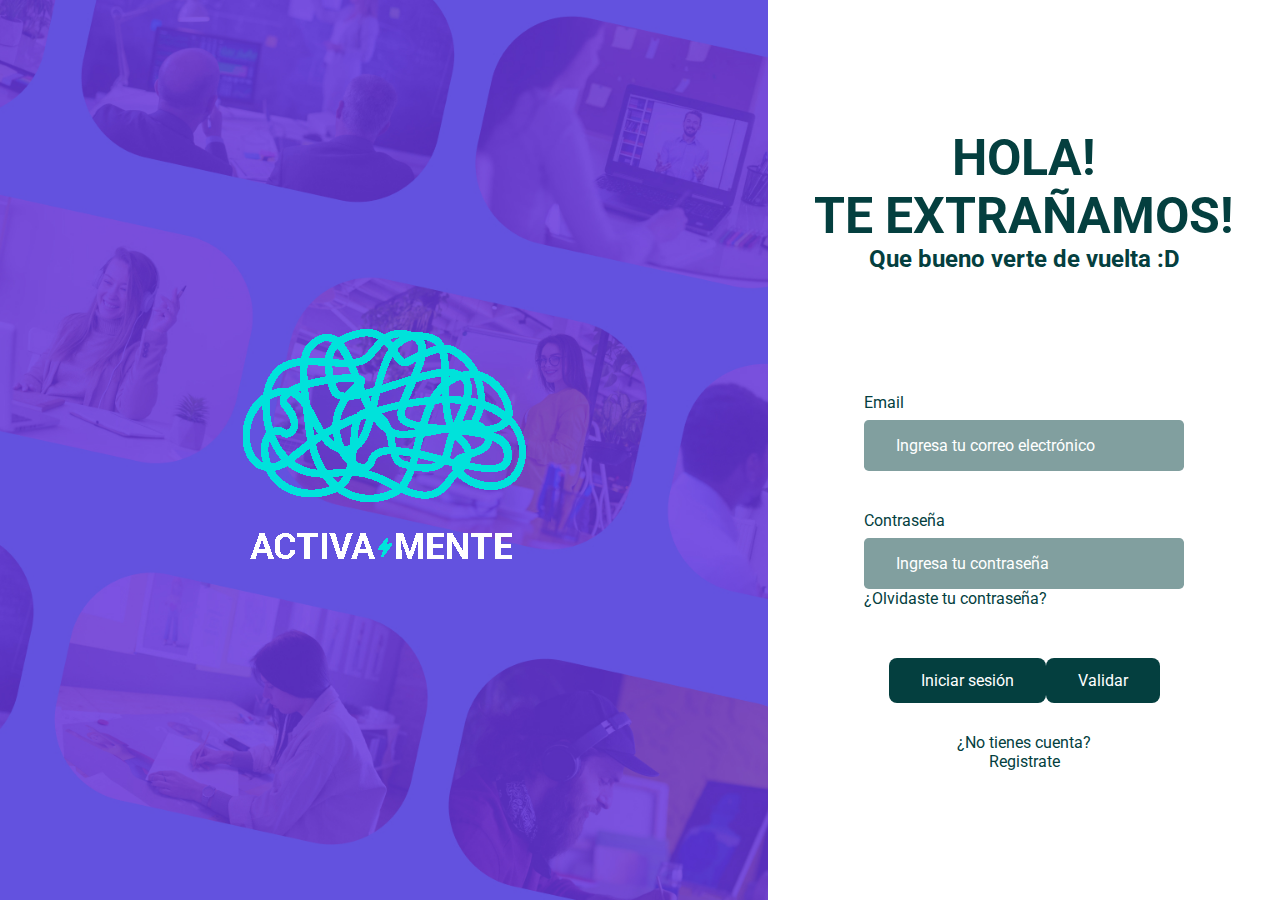
<file: index.html>
<!DOCTYPE html>
<html lang="es">

<head>
    <meta charset="UTF-8">
    <meta http-equiv="X-UA-Compatible" content="IE=edge">
    <meta name="viewport" content="width=device-width, initial-scale=1.0">
    <link rel="preconnect" href="https://fonts.googleapis.com">
    <link rel="preconnect" href="https://fonts.gstatic.com" crossorigin>
    <link href="https://fonts.googleapis.com/css2?family=Roboto:wght@400;500;700;900&display=swap" rel="stylesheet">
    <title>Activamente</title>
    <link rel="stylesheet" href="./styles/style.css">
</head>

<body>
    <div class="cont-main">
        <div class="cont-img">
            <img src="images/logo.svg" alt="">
        </div>
        <div class="cont-right">
            <!-- CONTENEDOR TEXTO -->
            <div class="cont-welcome-text">
                <h2 class="big-text">HOLA! <br> TE EXTRAÑAMOS!</h2>
                <p class="small-text">Que bueno verte de vuelta :D</p>
                <div class="cont-logos">
                </div>
                <!-- logos rrss -->
            </div>
            <!-- CONTENEDOR FORM -->
            <form method="post" class="cont-form">
                <label for="email" class="form-text">Email</label>
                <div class="cont-input">
                    <input type="email" id="email" class="input-login" placeholder="Ingresa tu correo electrónico"
                        required />
                </div>
                <label for="password" class="form-text">Contraseña</label>
                <div class="cont-input">
                    <input type="password" id="password" class="input-login" placeholder="Ingresa tu contraseña"
                        required />
                </div>
                <a href="#" class="green pointer">¿Olvidaste tu contraseña?</a>
                <div class="cont-boton">
                    <a href="./pages/home.html" class="btn-home">Iniciar sesión</a>
                    <input type="submit" value="Validar" class="btn-home"/>
                </div>
            </form>

            <div class="cont-registrate">
                <p class="green pointer">¿No tienes cuenta? <br>Registrate</p>
            </div>
        </div>
    </div>
</body>
<script src="./js/validFormLogin.js"></script>
</html>
</file>
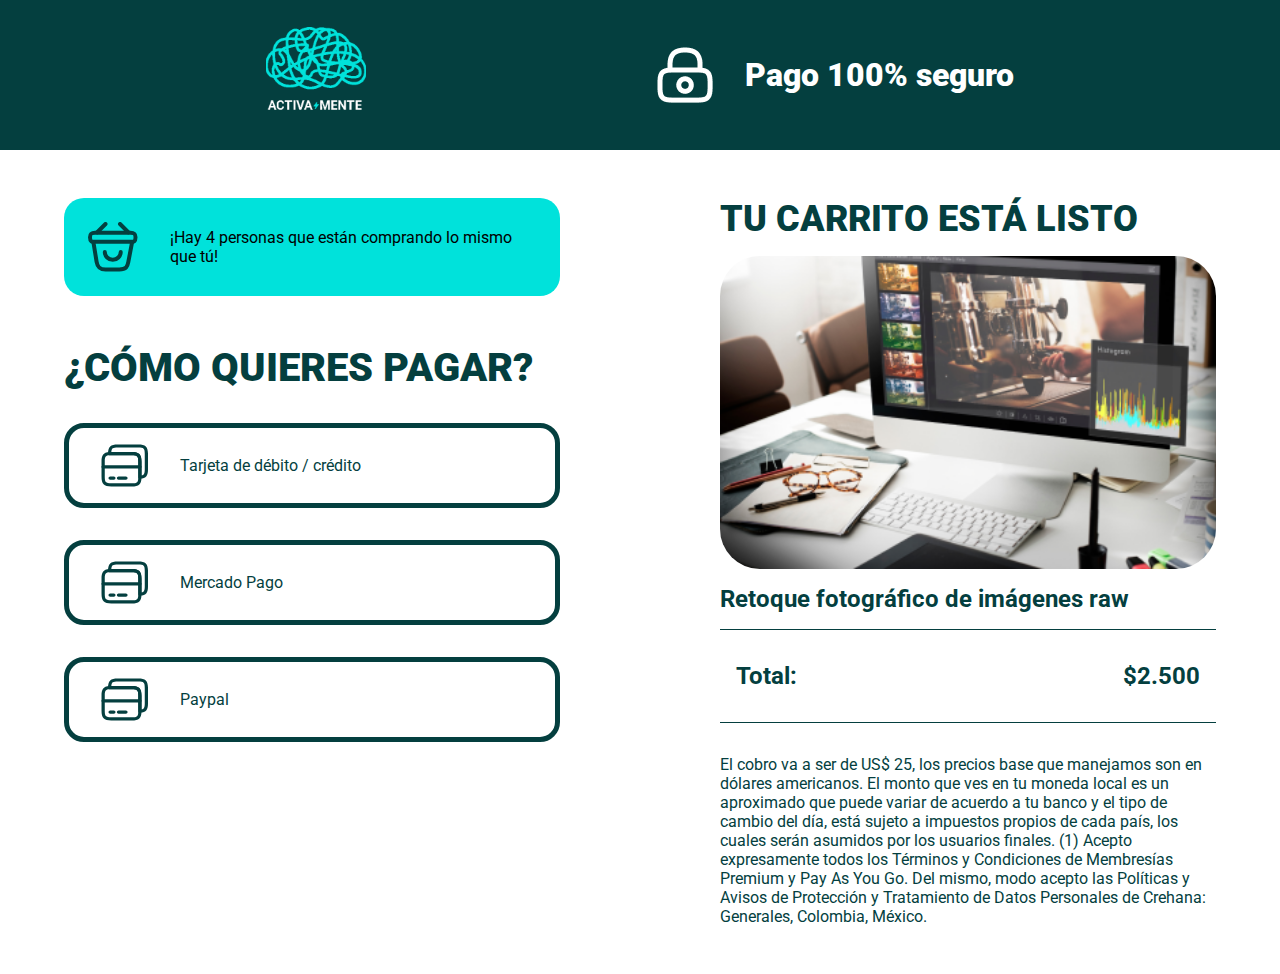
<file: pages/carrito1.html>
<!DOCTYPE html>
<html lang="es">

<head>
    <meta charset="UTF-8">
    <meta http-equiv="X-UA-Compatible" content="IE=edge">
    <meta name="viewport" content="width=device-width, initial-scale=1.0">
    <title>Carrito</title>
    <link rel="preconnect" href="https://fonts.googleapis.com">
    <link rel="preconnect" href="https://fonts.gstatic.com" crossorigin>
    <link href="https://fonts.googleapis.com/css2?family=Roboto:wght@400;500;700;900&display=swap" rel="stylesheet">
    <link rel="stylesheet" href="../styles/style.css">
</head>

<body>
    <header class="header-cart">
        <a href="./home.html"><img src="../images/nav/logo.svg" alt="" class="logo-img"></a>
        <div class="pago-seguro">
            <img class="lock" src="../images/cart/lock-cart.png" alt="">
            <h3 class="texto-pago-seguro">Pago 100% seguro</h3>
        </div>
    </header>
    <main class="main-cart">
        <div class="contenedor-pagos">
            <div class="contenedor-vistos">
                <img src="../images/cart/bag.svg" alt="" class="bag">
                <p>¡Hay 4 personas que están comprando lo mismo que tú!</p>
            </div>
            <div class="como-quieres-pagar">
                <h3>¿CÓMO QUIERES PAGAR?</h3>
                <button class="medio-de-pago">
                    <img src="../images/cart/cards.svg" alt="">
                    <a href="./carrito2.html">Tarjeta de débito / crédito</a>
                </button>
                <button class="medio-de-pago">
                    <img src="../images/cart/cards.svg" alt="">
                    <a href="./carrito2.html">Mercado Pago</a>
                </button>
                <button class="medio-de-pago">
                    <img src="../images/cart/cards.svg" alt="">
                    <a href="./carrito2.html">Paypal</a>
                </button>
            </div>
        </div>
        <div class="contenedor-detalles">
            <h3>TU CARRITO ESTÁ LISTO</h3>
            <img class="img-curso" src="../images/cart/img-curso.png" alt="">
            <h4>Retoque fotográfico de imágenes raw</h4>
            <hr>
            <div class="total-pagar">
                <h4 class="total">Total:</h4>
                <h4 class="precio">$2.500</h4>
            </div>
            <hr>
            <p>El cobro va a ser de US$ 25, los precios base que manejamos son en dólares americanos. El monto que ves
                en tu moneda local es un aproximado que puede variar de acuerdo a tu banco y el tipo de cambio del día,
                está sujeto a impuestos propios de cada país, los cuales serán asumidos por los usuarios finales.

                (1) Acepto expresamente todos los Términos y Condiciones de Membresías Premium y Pay As You Go. Del
                mismo, modo acepto las Políticas y Avisos de Protección y Tratamiento de Datos Personales de Crehana:
                Generales, Colombia, México.</p>
        </div>
    </main>
</body>

</html>
</file>
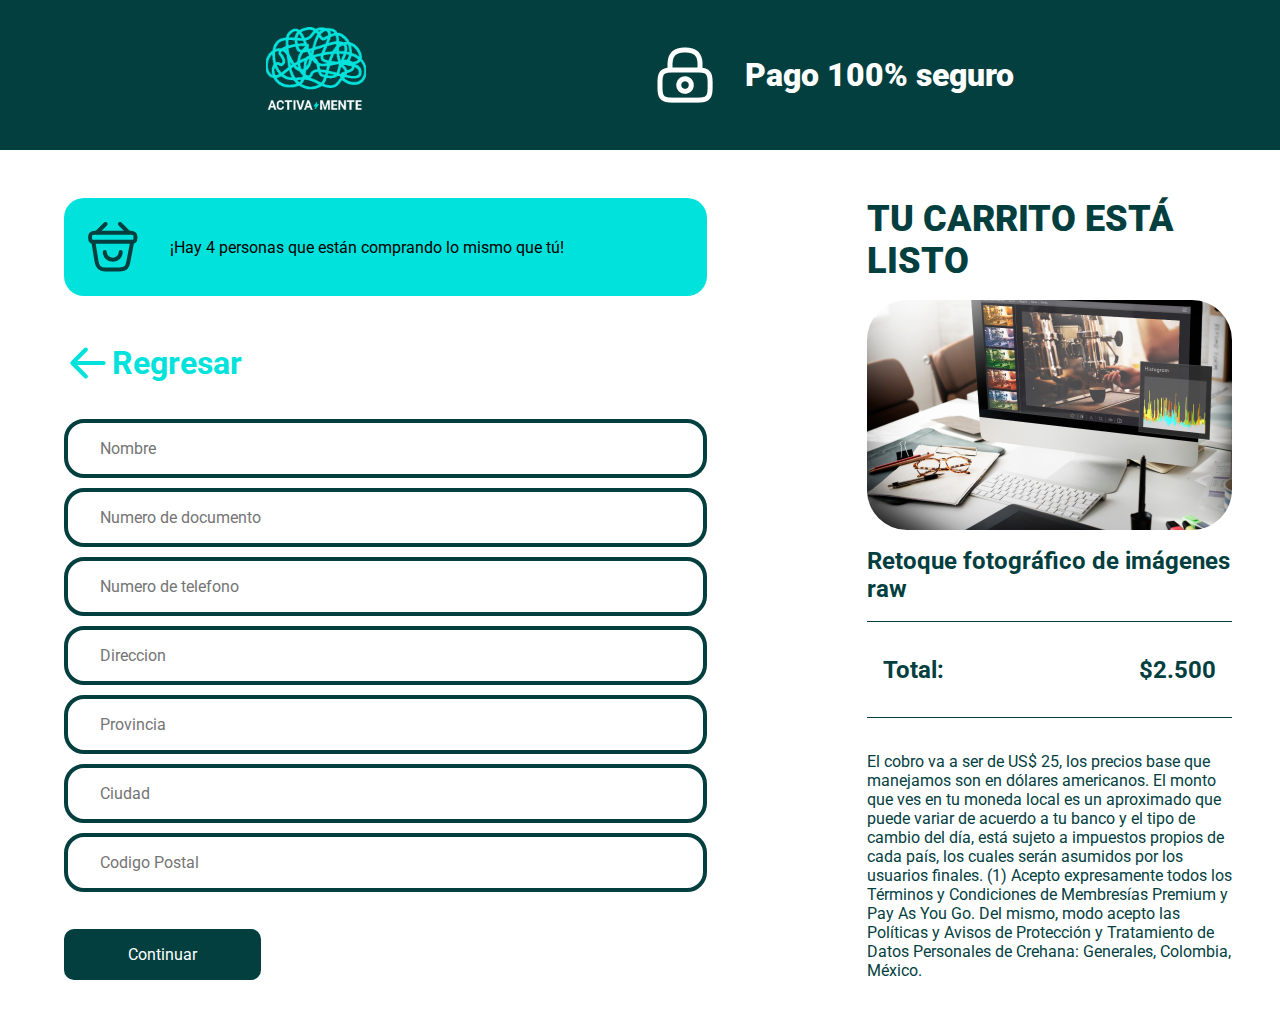
<file: pages/carrito2.html>
<!DOCTYPE html>
<html lang="es">

<head>
    <meta charset="UTF-8">
    <meta http-equiv="X-UA-Compatible" content="IE=edge">
    <meta name="viewport" content="width=device-width, initial-scale=1.0">
    <title>Carrito</title>
    <link rel="preconnect" href="https://fonts.googleapis.com">
    <link rel="preconnect" href="https://fonts.gstatic.com" crossorigin>
    <link href="https://fonts.googleapis.com/css2?family=Roboto:wght@400;500;700;900&display=swap" rel="stylesheet">
    <link rel="stylesheet" href="../styles/style.css">
</head>

<body>
    <header class="header-cart">
        <a href="./home.html"><img src="../images/nav/logo.svg" alt="" class="logo-img"></a>
        <div class="pago-seguro">
            <img class="lock" src="../images/cart/lock-cart.png" alt="">
            <h3 class="texto-pago-seguro">Pago 100% seguro</h3>
        </div>
    </header>
    <main class="main-cart">
        <div class="contenedor-pagos">
            <div class="contenedor-vistos">
                <img src="../images/cart/bag.svg" alt="" class="bag">
                <p>¡Hay 4 personas que están comprando lo mismo que tú!</p>
            </div>
            <div class="como-quieres-pagar">
                <a class="regresar" href="./carrito1.html"><img class="arrow-cart" src="../images/cart/arrow-cart.svg"
                        alt="">Regresar</a>
                <form action="" method="post">
                    <input class="input-cart" type="text" id="nombre" name="nombre" placeholder="Nombre" required><br>

                    <input class="input-cart" type="number" id="documento" name="documento"
                        placeholder="Numero de documento" required><br>

                    <input class="input-cart" type="number" id="telefono" name="telefono"
                        placeholder="Numero de telefono" required><br>

                    <input class="input-cart" type="text" id="direccion" name="direccion" placeholder="Direccion"
                        required><br>

                    <input class="input-cart" type="text" id="provincia" name="provincia" placeholder="Provincia"
                        required><br>

                    <input class="input-cart" type="text" id="ciudad" name="ciudad" placeholder="Ciudad" required><br>

                    <input class="input-cart" type="number" id="codigoPostal" name="codigoPostal"
                        placeholder="Codigo Postal" required><br>

                <a class="btn-continuar" href="./carrito3.html">Continuar</a>
                </form>
            </div>
        </div>
        <div class="contenedor-detalles">
            <h3>TU CARRITO ESTÁ LISTO</h3>
            <img class="img-curso" src="../images/cart/img-curso.png" alt="">
            <h4>Retoque fotográfico de imágenes raw</h4>
            <hr>
            <div class="total-pagar">
                <h4 class="total">Total:</h4>
                <h4 class="precio">$2.500</h4>
            </div>
            <hr>
            <p>El cobro va a ser de US$ 25, los precios base que manejamos son en dólares americanos. El monto que ves
                en tu moneda local es un aproximado que puede variar de acuerdo a tu banco y el tipo de cambio del día,
                está sujeto a impuestos propios de cada país, los cuales serán asumidos por los usuarios finales.

                (1) Acepto expresamente todos los Términos y Condiciones de Membresías Premium y Pay As You Go. Del
                mismo, modo acepto las Políticas y Avisos de Protección y Tratamiento de Datos Personales de Crehana:
                Generales, Colombia, México.</p>
        </div>
    </main>
</body>


</html>
</file>
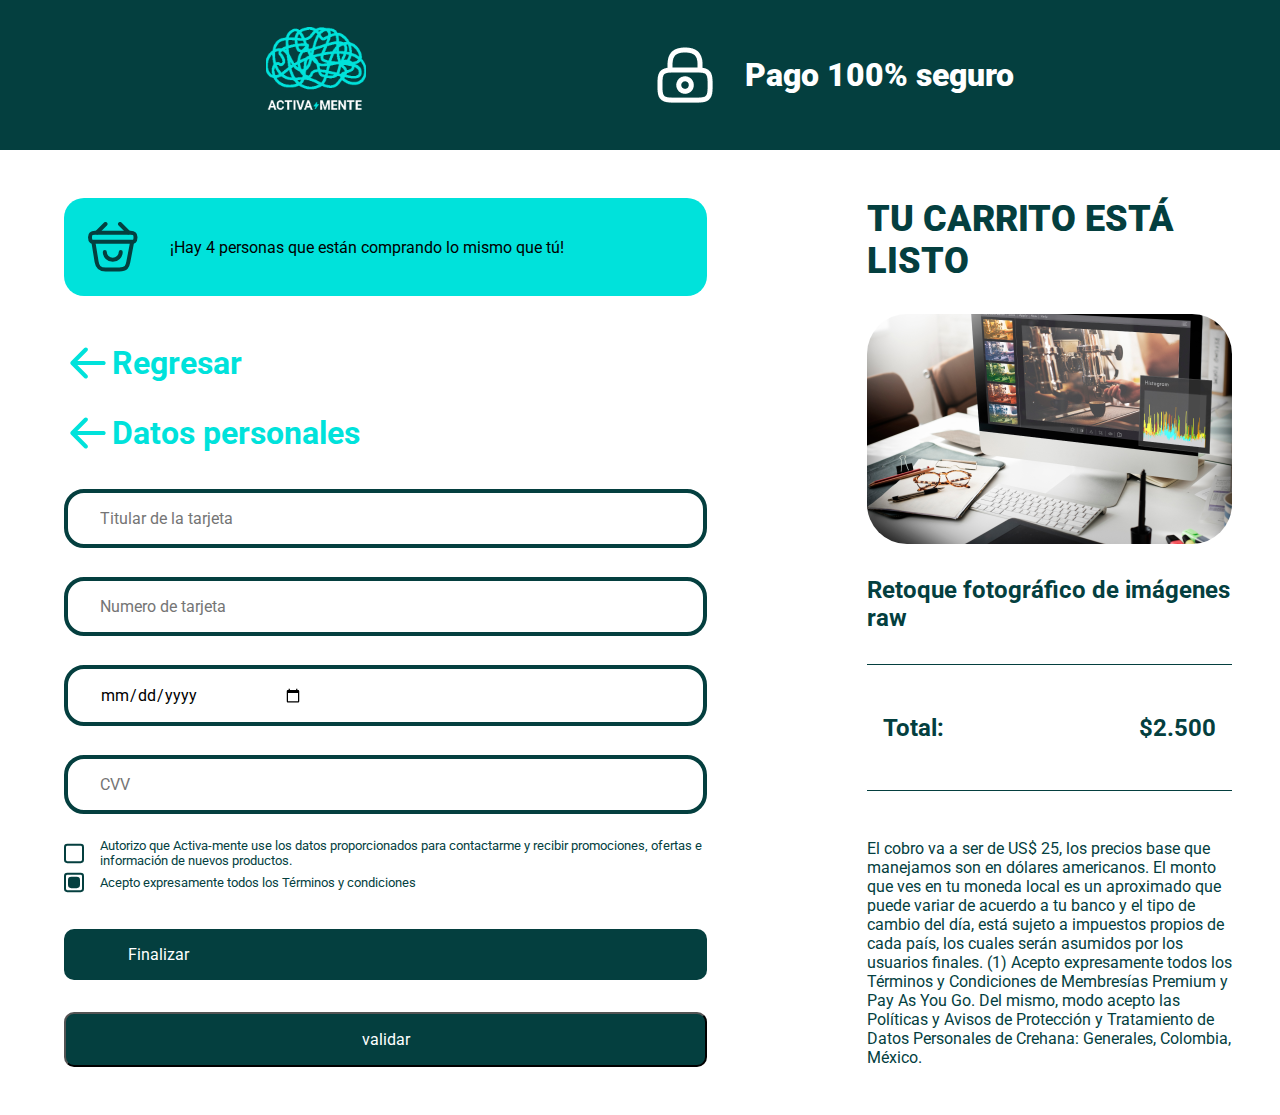
<file: pages/carrito3.html>
<!DOCTYPE html>
<html lang="es">

<head>
    <meta charset="UTF-8">
    <meta http-equiv="X-UA-Compatible" content="IE=edge">
    <meta name="viewport" content="width=device-width, initial-scale=1.0">
    <title>Carrito</title>
    <link rel="preconnect" href="https://fonts.googleapis.com">
    <link rel="preconnect" href="https://fonts.gstatic.com" crossorigin>
    <link href="https://fonts.googleapis.com/css2?family=Roboto:wght@400;500;700;900&display=swap" rel="stylesheet">
    <link rel="stylesheet" href="../styles/style.css">
</head>

<body>
    <header class="header-cart">
        <a href="/pages/home.html"><img src="../images/nav/logo.svg" alt="" class="logo-img"></a>
        <div class="pago-seguro">
            <img class="lock" src="../images/cart/lock-cart.png" alt="">
            <h3 class="texto-pago-seguro">Pago 100% seguro</h3>
        </div>
    </header>
    <main class="main-cart">
        <div class="contenedor-pagos">
            <div class="contenedor-vistos">
                <img src="../images/cart/bag.svg" alt="" class="bag">
                <p>¡Hay 4 personas que están comprando lo mismo que tú!</p>
            </div>
            <div class="como-quieres-pagar">
                <a class="regresar" href="./carrito1.html"><img class="arrow-cart" src="../images/cart/arrow-cart.svg"
                        alt="">Regresar</a>
                <a class="regresar" href="./carrito2.html"><img class="arrow-cart" src="../images/cart/arrow-cart.svg"
                        alt="">Datos personales</a>
                <form class="form-cart" action="submit" method="post">
                    <input class="input-cart" type="text" id="titular" name="titular"
                        placeholder="Titular de la tarjeta" required><br>

                    <input class="input-cart" type="number" id="numero_tarjeta" name="documento"
                        placeholder="Numero de tarjeta" required><br>

                    <input class="input-cart" type="date" id="vencimiento" name="vencimiento"
                        placeholder="Fecha de vencimiento" required><br>

                    <input class="input-cart" type="number" id="cvv" name="cvv" placeholder="CVV" required><br>

                    <div class="check-usodedatos">
                        <img src="../images/rectangle-filter.svg" alt="">
                        <p>Autorizo que Activa-mente use los datos proporcionados para contactarme y recibir promociones, ofertas e información de nuevos productos.</p>
                    </div>
                    <div class="check-usodedatos">
                        <svg width="20" height="29" viewBox="0 0 30 29" fill="none" xmlns="http://www.w3.org/2000/svg">
                            <rect x="1.5" y="1.5" width="27" height="26" rx="3.5" stroke="#043F3F" stroke-width="3"/>
                            <rect x="7.5" y="7.5" width="15" height="14" rx="3.5" fill="#043F3F" stroke="#043F3F" stroke-width="3"/>
                            </svg>
                        <p>Acepto expresamente todos los Términos y condiciones</p>
                    </div>
                    <a class="btn-continuar" href="./detalleCompra.html">Finalizar</a>
                    <input type="submit" class="btn-continuar" value="validar">

                </form>
            </div>
        </div>
        <div class="contenedor-detalles">
            <h3>TU CARRITO ESTÁ LISTO</h3>
            <img class="img-curso" src="../images/cart/img-curso.png" alt="">
            <h4>Retoque fotográfico de imágenes raw</h4>
            <hr>
            <div class="total-pagar">
                <h4 class="total">Total:</h4>
                <h4 class="precio">$2.500</h4>
            </div>
            <hr>
            <p>El cobro va a ser de US$ 25, los precios base que manejamos son en dólares americanos. El monto que ves
                en tu moneda local es un aproximado que puede variar de acuerdo a tu banco y el tipo de cambio del día,
                está sujeto a impuestos propios de cada país, los cuales serán asumidos por los usuarios finales.

                (1) Acepto expresamente todos los Términos y Condiciones de Membresías Premium y Pay As You Go. Del
                mismo, modo acepto las Políticas y Avisos de Protección y Tratamiento de Datos Personales de Crehana:
                Generales, Colombia, México.</p>
        </div>
    </main>
</body>
</html>
</file>
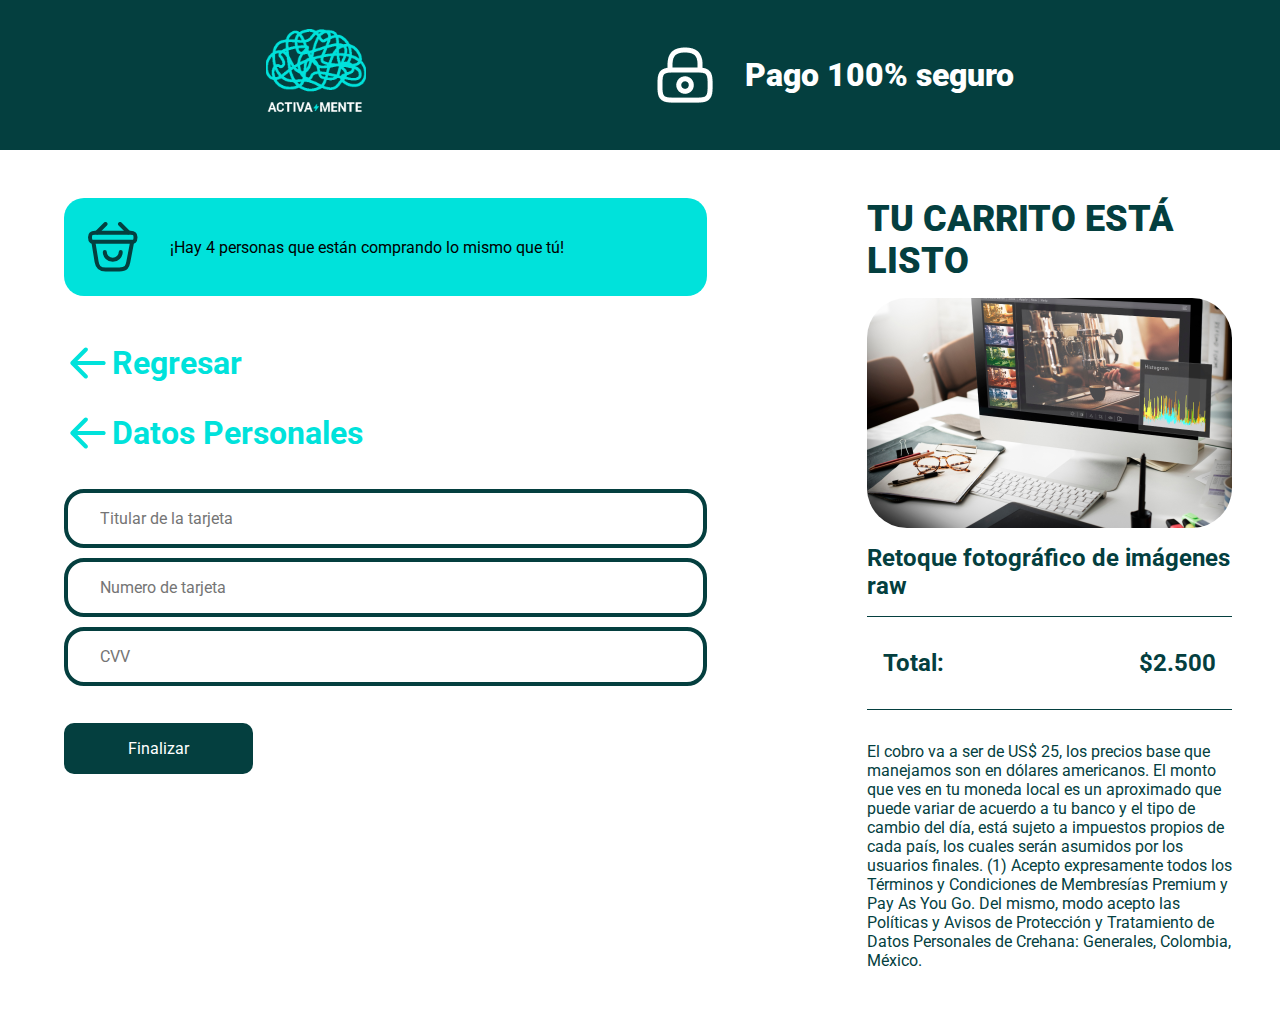
<file: pages/carrito4.html>
<!DOCTYPE html>
<html lang="es">

<head>
    <meta charset="UTF-8">
    <meta http-equiv="X-UA-Compatible" content="IE=edge">
    <meta name="viewport" content="width=device-width, initial-scale=1.0">
    <title>Carrito</title>
    <link rel="preconnect" href="https://fonts.googleapis.com">
    <link rel="preconnect" href="https://fonts.gstatic.com" crossorigin>
    <link href="https://fonts.googleapis.com/css2?family=Roboto:wght@400;500;700;900&display=swap" rel="stylesheet">
    <link rel="stylesheet" href="../styles/style.css">
</head>

<body>
    <header class="header-cart">
        <img src="../images/nav/logo.svg" alt="" class="logo-img">
        <div class="pago-seguro">
            <img class="lock" src="../images/cart/lock-cart.png" alt="">
            <h3 class="texto-pago-seguro">Pago 100% seguro</h3>
        </div>
    </header>
    <main class="main-cart">
        <div class="contenedor-pagos">
            <div class="contenedor-vistos">
                <img src="../images/cart/bag.svg" alt="" class="bag">
                <p>¡Hay 4 personas que están comprando lo mismo que tú!</p>
            </div>
            <div class="como-quieres-pagar">
                <a class="regresar" href="./carrito1.html"><img class="arrow-cart" src="../images/cart/arrow-cart.svg"
                        alt="">Regresar</a>
                        <a class="regresar" href="./carrito2.html"><img class="arrow-cart" src="../images/cart/arrow-cart.svg"
                            alt="">Datos Personales</a>
                <form action="submit" method="post">
                    <input class="input-cart" type="text" id="titular" name="titular" placeholder="Titular de la tarjeta" required><br>

                    <input class="input-cart" type="number" id="numero_tarjeta" name="documento"
                        placeholder="Numero de tarjeta" required><br>

                    <input class="input-cart" type="number" id="cvv" name="cvv"
                        placeholder="CVV" required><br>
                <a class="btn-continuar" href="./detalleCompra.html">Finalizar</a>
                    
                </form>
            </div>
        </div>
        <div class="contenedor-detalles">
            <h3>TU CARRITO ESTÁ LISTO</h3>
            <img class="img-curso" src="../images/cart/img-curso.png" alt="">
            <h4>Retoque fotográfico de imágenes raw</h4>
            <hr>
            <div class="total-pagar">
                <h4 class="total">Total:</h4>
                <h4 class="precio">$2.500</h4>
            </div>
            <hr>
            <p>El cobro va a ser de US$ 25, los precios base que manejamos son en dólares americanos. El monto que ves
                en tu moneda local es un aproximado que puede variar de acuerdo a tu banco y el tipo de cambio del día,
                está sujeto a impuestos propios de cada país, los cuales serán asumidos por los usuarios finales.

                (1) Acepto expresamente todos los Términos y Condiciones de Membresías Premium y Pay As You Go. Del
                mismo, modo acepto las Políticas y Avisos de Protección y Tratamiento de Datos Personales de Crehana:
                Generales, Colombia, México.</p>
        </div>
    </main>
</body>

</html>
</file>
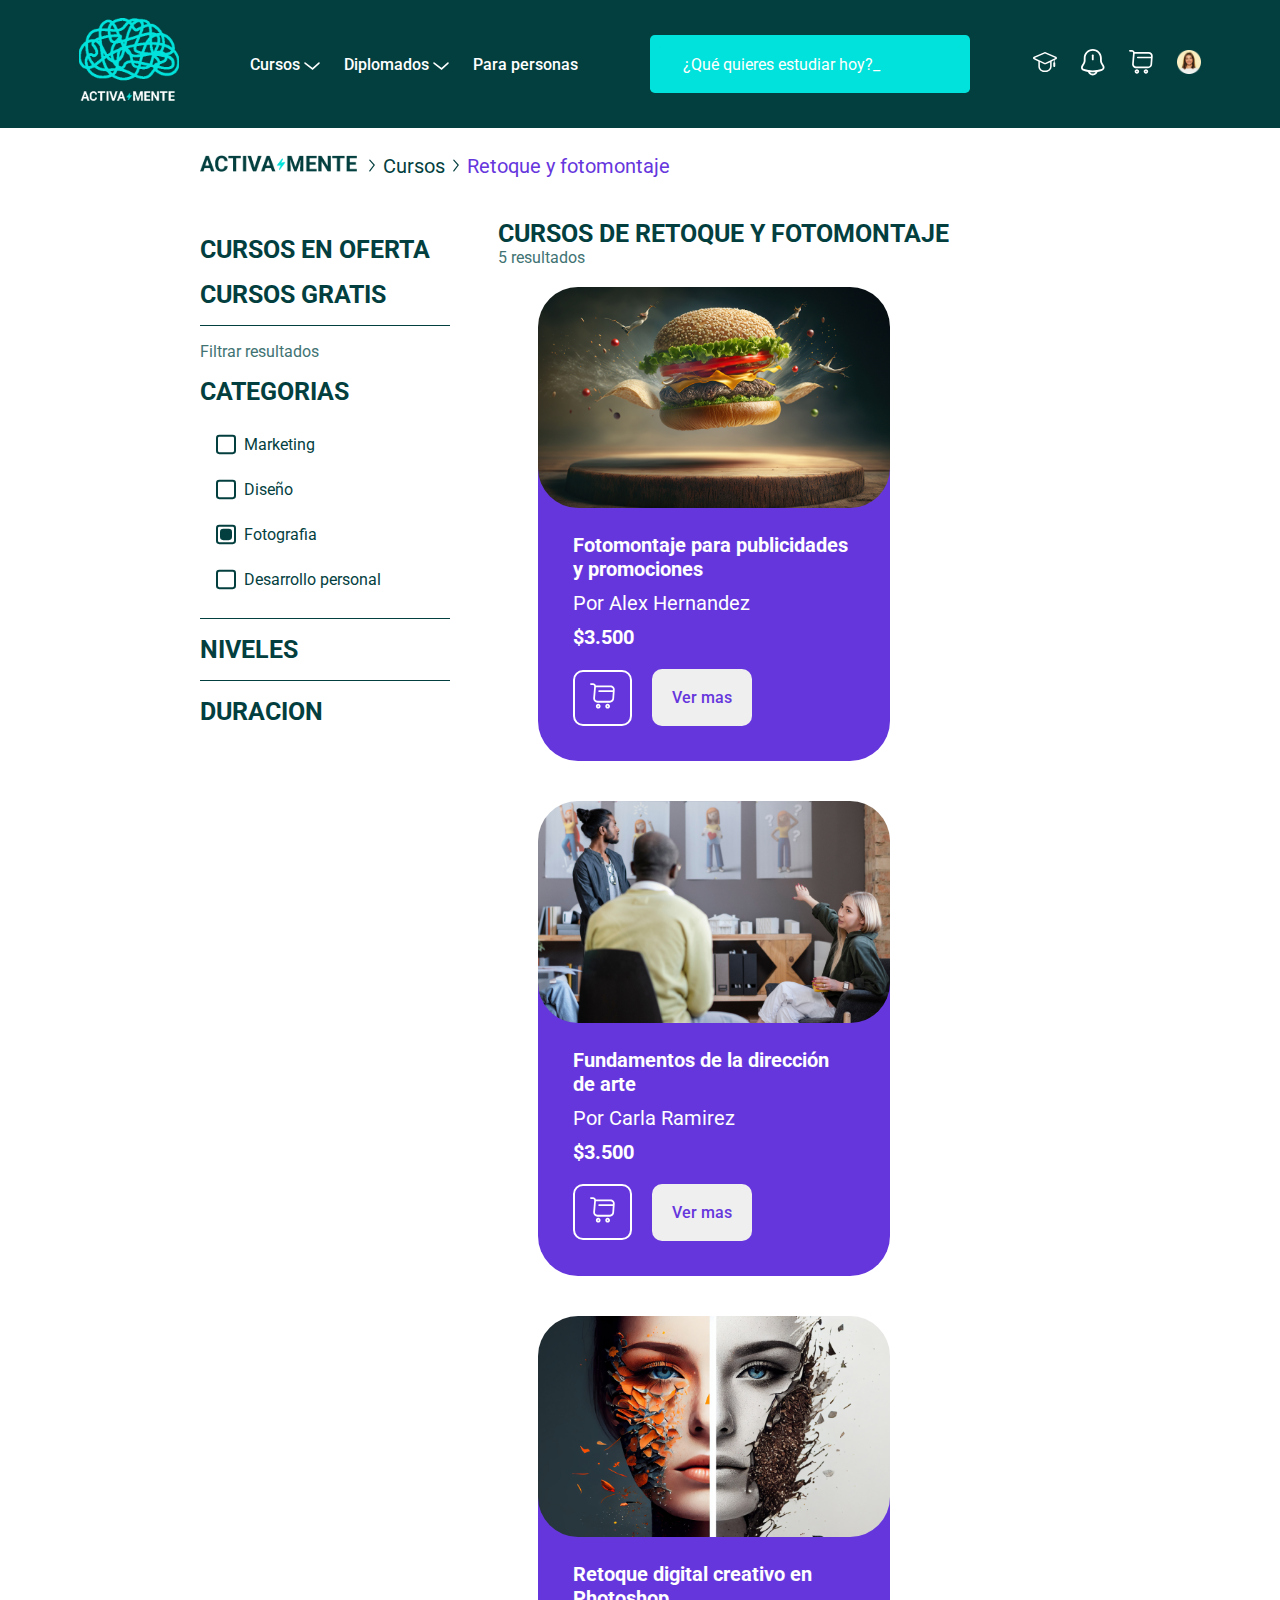
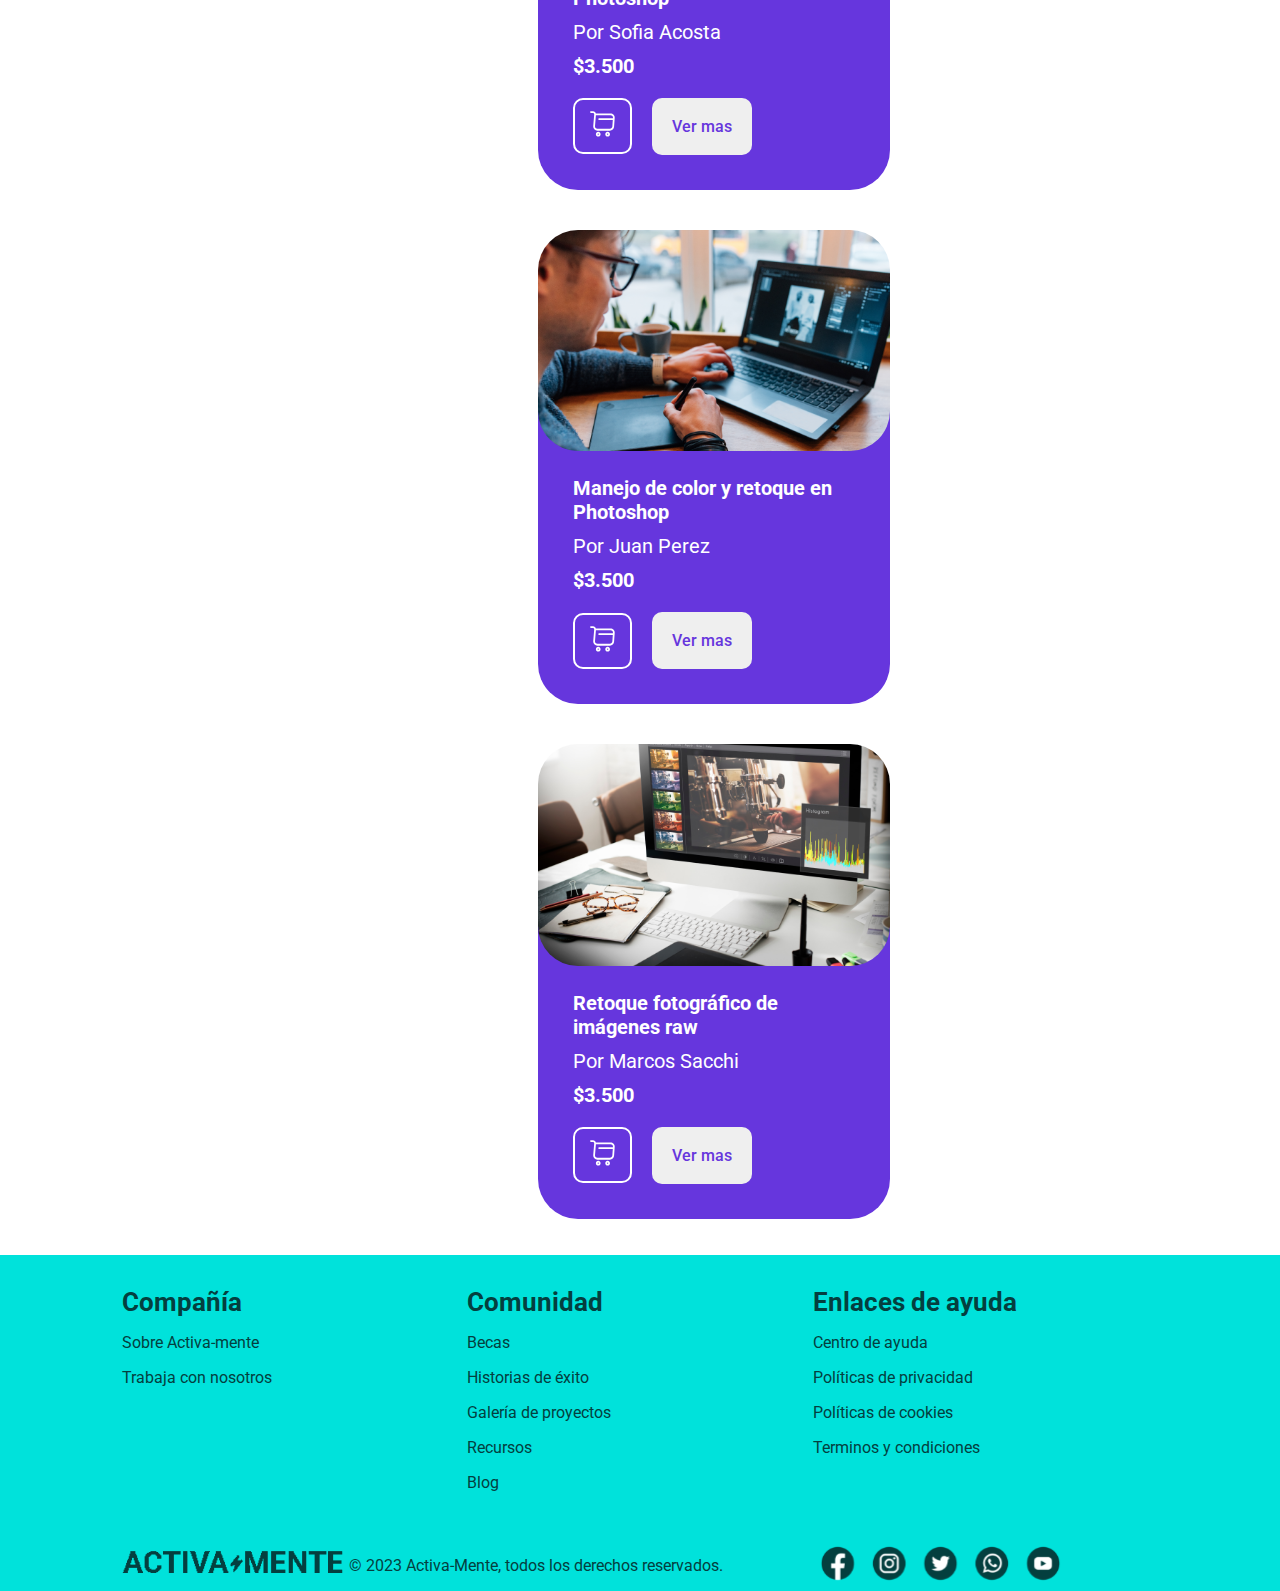
<file: pages/categoria.html>
<!DOCTYPE html>
<html lang="en">

<head>
    <meta charset="UTF-8">
    <meta http-equiv="X-UA-Compatible" content="IE=edge">
    <meta name="viewport" content="width=device-width, initial-scale=1.0">
    <title>Cursos</title>
    <link rel="preconnect" href="https://fonts.googleapis.com">
    <link rel="preconnect" href="https://fonts.gstatic.com" crossorigin>
    <link href="https://fonts.googleapis.com/css2?family=Roboto:wght@400;500;700;900&display=swap" rel="stylesheet">
    <link rel="stylesheet" href="../styles/style.css">
    <link rel="stylesheet" href="../styles/components/header-green.css">
</head>

<body>
    <!-- HEADER / MENU -->
    <header class="container_header">
        <a href="../index.html" class="container_logo">
            <img src="../images/nav/logo.svg" class="logo-img" alt="logo_image" />
        </a>
        <nav class="container_nav">
            <ul class="nav-list">
                <li>
                    <a href="../pages/categoria.html">Cursos</a>
                    <img src="../images/nav/arrow.svg" alt="arrow1" />
                </li>
                <li>
                    <a href="/">Diplomados</a>
                    <img src="../images/nav/arrow.svg" alt="arrow2" />
                </li>
                <li>
                    <a href="/">Para personas</a>
                </li>
            </ul>
        </nav>

        <div class="container_searchbar">
            <input type="text" class="searchbar" placeholder="¿Qué quieres estudiar hoy?_" />
        </div>

        <div class="container-user_settings">
            <ul class="settings-list">
                <li>
                    <a href="#"><img src="../images/nav/hat.svg" alt="hat" /></a>
                </li>
                <li>
                    <a href="#"><img src="../images/nav/bell.svg" alt="bell" /></a>
                </li>
                <li>
                    <a href="./carrito1.html"><img src="../images/nav/cart.svg" alt="cart" /></a>
                </li>
                <li>
                    <a href="#"><img src="../images/nav/user.png" alt="user-img" /></a>
                </li>
            </ul>
        </div>
    </header>
    <!-- FIN DEL HEADER -->
    <main class="cont-category">
        <div class="crumb">
            <img class="crumb_logotipo" src="../images/categoria/logotipo.svg" alt="logotipo">
            <img class="crumb_arrow" src="../images/categoria/Flecha.svg" alt="flecha">
            <p class=" crumb_text green">Cursos</p>
            <img class="crumb_arrow" src="../images/categoria/Flecha.svg" alt="flecha">
            <p class="crumb_text">Retoque y fotomontaje</p>
        </div>
        <section class="container-big">
            <div class="cont-all-courses">
                <h3 class="filter green">CURSOS EN OFERTA</h3>
                <h3 class="filter green">CURSOS GRATIS</h3>
                <hr class="filter green">
                <p class="filter lightgreen">Filtrar resultados</p>
                <h3 class="filter green">CATEGORIAS</h3>
                <div>
                    <ul>
                        <li class="subtitle green"><img src="../images/rectangle-filter.svg" alt="cuadrado filtro">Marketing</li>
                        <li class="subtitle green"><img src="../images/rectangle-filter.svg" alt="cuadrado filtro">Diseño</li>
                        <li class="subtitle green"><svg width="20" height="29" viewBox="0 0 30 29" fill="none"
                                xmlns="http://www.w3.org/2000/svg">
                                <rect x="1.5" y="1.5" width="27" height="26" rx="3.5" stroke="#043F3F"
                                    stroke-width="3" />
                                <rect x="7.5" y="7.5" width="15" height="14" rx="3.5" fill="#043F3F" stroke="#043F3F"
                                    stroke-width="3" />
                            </svg>Fotografia</li>
                        <li class="subtitle green"><img src="../images/rectangle-filter.svg" alt="cuadrado filtro">Desarrollo personal
                        </li>
                    </ul>
                </div>
                <hr class="filter green">
                <h3 class="filter green">NIVELES</h3>
                <hr class="filter green">
                <h3 class="filter green">DURACION</h3>
            </div>
            <div class="cont-page-category">
                <div class="cont-title-category">
                    <h3 class="title-category green">CURSOS DE RETOQUE Y FOTOMONTAJE</h3>
                    <p class="lightgreen">5 resultados</p>
                </div>
                <div class="cont-cursos">
                    <div class="curso-individual">
                        <img class="img-curso" src="../images/categoria/hamburguesa-foto.png" alt="">
                        <div class="cont-curso-text">
                            <p class="nombre-curso bold pointer">Fotomontaje para publicidades y promociones</p>
                            <p>Por Alex Hernandez</p>
                            <p class="bold">$3.500</p>
                            <div class="cont-botones">
                                <button class="btn-cart"><img class="img-cart pointer" src="../images/categoria/icon-cart.svg"
                                        alt="icono cart"></button>
                                <button class="btn-vermas pointer">Ver mas</button>
                            </div>
                        </div>
                    </div>
                    <div class="curso-individual">
                        <img class="img-curso" src="../images/categoria/fundamentos.png" alt="">
                        <div class="cont-curso-text">
                            <p class="nombre-curso bold pointer">Fundamentos de la dirección de arte</p>
                            <p>Por Carla Ramirez</p>
                            <p class="bold">$3.500</p>
                            <div class="cont-botones">
                                <button class="btn-cart"><img class="img-cart pointer" src="../images/categoria/icon-cart.svg"
                                        alt="icono cart"></button>
                                <button class="btn-vermas pointer">Ver mas</button>
                            </div>
                        </div>
                    </div>
                    <div class="curso-individual">
                        <img class="img-curso" src="../images/categoria/creativo.png" alt="">
                        <div class="cont-curso-text">
                            <p class="nombre-curso bold pointer">Retoque digital creativo en Photoshop</p>
                            <p>Por Sofia Acosta</p>
                            <p class="bold">$3.500</p>
                            <div class="cont-botones">
                                <button class="btn-cart"><img class="img-cart pointer" src="../images/categoria/icon-cart.svg"
                                        alt="icono cart"></button>
                                <button class="btn-vermas pointer">Ver mas</button>
                            </div>
                        </div>
                    </div>
                    <div class="curso-individual">
                        <img class="img-curso" src="../images/categoria/color.png" alt="">
                        <div class="cont-curso-text">
                            <p class="nombre-curso bold pointer">Manejo de color y retoque en Photoshop</p>
                            <p>Por Juan Perez</p>
                            <p class="bold">$3.500</p>
                            <div class="cont-botones">
                                <button class="btn-cart"><img class="img-cart pointer" src="../images/categoria/icon-cart.svg"
                                        alt=""></button>
                                <button class="btn-vermas pointer">Ver mas</button>
                            </div>
                        </div>
                    </div>
                    <div class="curso-individual">
                        <img class="img-curso" src="../images/categoria/retoque.png" alt="">
                        <div class="cont-curso-text">
                            <p class="nombre-curso bold pointer">Retoque fotográfico de imágenes raw</p>
                            <p>Por Marcos Sacchi</p>
                            <p class="bold">$3.500</p>
                            <div class="cont-botones">
                                <a href="./carrito1.html"><button class="btn-cart"><img class="img-cart pointer" src="../images/categoria/icon-cart.svg"
                                        alt="icono carrito"></a></button>
                                <button class="btn-vermas pointer">Ver mas</button>
                            </div>
                        </div>
                    </div>
                </div>
            </div>
        </section>
    </main>
    <footer class="footer">
        <div class="container_footer">
            <div class="links">
                <div class="column-links">
                    <h4>Compañía</h4>
                    <ul>
                        <li><a href="./nosotros.html">Sobre Activa-mente</a></li>
                        <li><a href="./trabajaConNosotros.html">Trabaja con nosotros</a></li>
                    </ul>
                </div>

                <div class="column-links">
                    <h4>Comunidad</h4>
                    <ul>
                        <li><a href="./grants.html">Becas</a></li>
                        <li><a href="./historias-exito.html">Historias de éxito</a></li>
                        <li><a href="#">Galería de proyectos</a></li>
                        <li><a href="#">Recursos</a></li>
                        <li><a href="#">Blog</a></li>
                    </ul>
                </div>

                <div class="column-links">
                    <h4>Enlaces de ayuda</h4>
                    <ul>
                        <li><a href="#">Centro de ayuda</a></li>
                        <li><a href="#">Políticas de privacidad</a></li>
                        <li><a href="#">Políticas de cookies</a></li>
                        <li><a href="#">Terminos y condiciones</a></li>
                    </ul>
                </div>
            </div>

            <div class="contact_box">
                <div class="rights">
                    <img src="../images/footer/logo-footer.png" alt="logo-footer" />
                    <p>© 2023 Activa-Mente, todos los derechos reservados.</p>
                </div>

                <ul class="social_media-box">
                    <li><img src="../images/footer/FB.svg" alt="facebook" /></li>
                    <li><img src="../images/footer/IG.svg" alt="instagram" /></li>
                    <li><img src="../images/footer/TW.svg" alt="twitter" /></li>
                    <li><img src="../images/footer/WP.svg" alt="whatsapp" /></li>
                    <li><img src="../images/footer/YT.svg" alt="youtube" /></li>
                </ul>
            </div>
        </div>

    </footer>




</body>

</html>
</file>
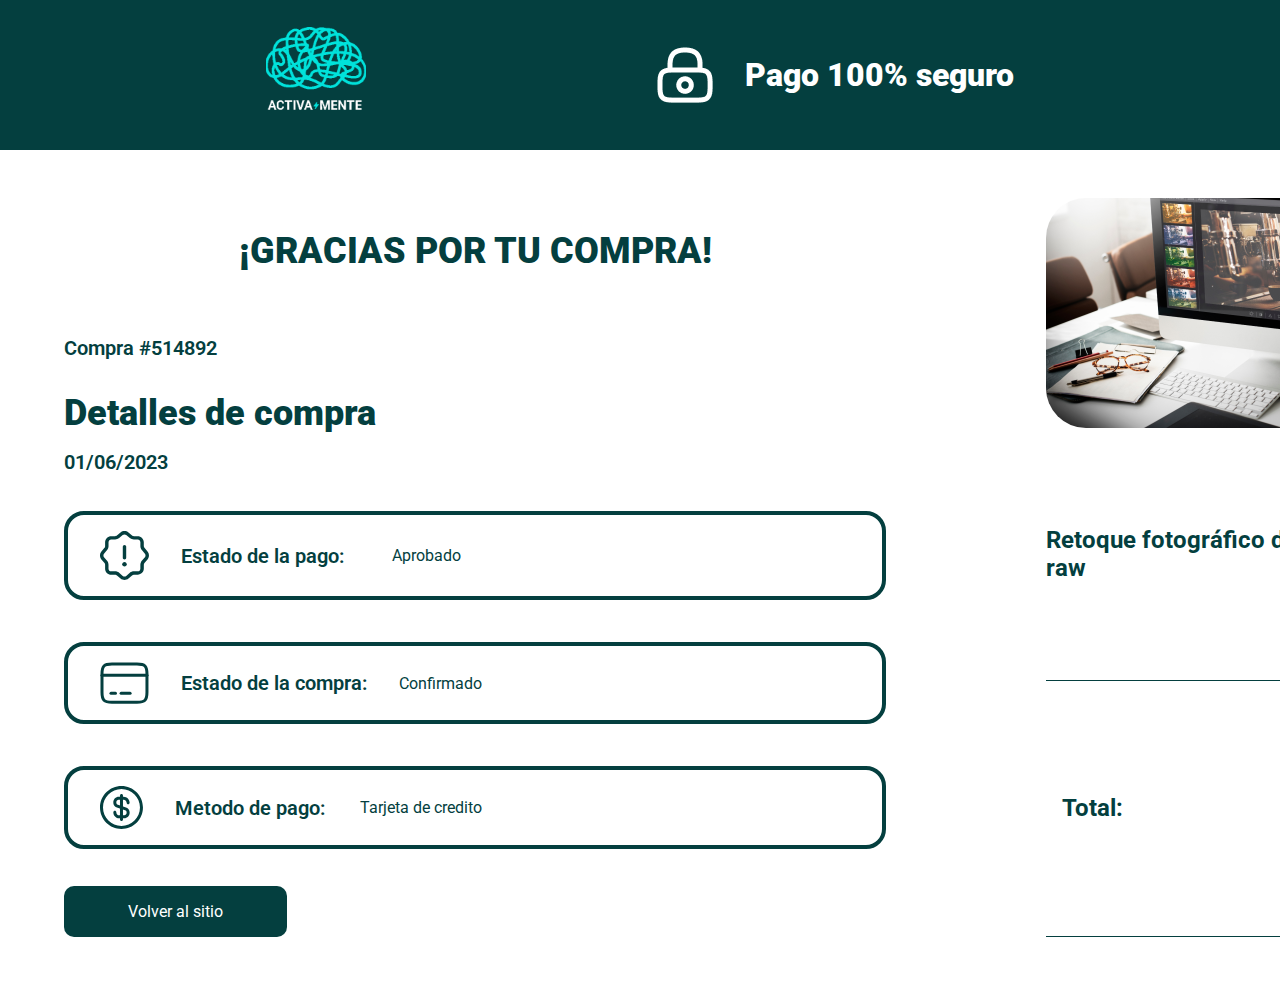
<file: pages/detalleCompra.html>
<!DOCTYPE html>
<html lang="es">

<head>
    <meta charset="UTF-8">
    <meta http-equiv="X-UA-Compatible" content="IE=edge">
    <meta name="viewport" content="width=device-width, initial-scale=1.0">
    <title>Carrito</title>
    <link rel="preconnect" href="https://fonts.googleapis.com">
    <link rel="preconnect" href="https://fonts.gstatic.com" crossorigin>
    <link href="https://fonts.googleapis.com/css2?family=Roboto:wght@400;500;700;900&display=swap" rel="stylesheet">
    <link rel="stylesheet" href="../styles/style.css">
</head>

<body>
    <header class="header-cart">
        <a href="./home.html"><img src="../images/nav/logo.svg" alt="" class="logo-img"></a>
        <div class="pago-seguro">
            <img class="lock" src="../images/cart/lock-cart.png" alt="">
            <h3 class="texto-pago-seguro">Pago 100% seguro</h3>
        </div>
    </header>
    <main class="main-cart">
        <div class="contenedor-pagos">
            <div class="como-quieres-pagar">
                <h4 class="texto-gracias">¡GRACIAS POR TU COMPRA!</h4>
                <p class="id_compra">Compra #514892</p>
                <div class="contenedor-detalles">
                    <h3>Detalles de compra</h3>
                    <h5>01/06/2023</h5>
                </div>
                <div class="info_compra">
                    <img src="../images/cart/information_icon.svg" alt="">
                    <h4>Estado de la pago:</h4>
                    <p>Aprobado</p>
                </div>
                <div class="info_compra">
                    <img src="../images/cart/card_icon.svg" alt="">
                    <h4>Estado de la compra:</h4>
                    <p>Confirmado</p>
                </div>
                <div class="info_compra">
                    <img src="../images/cart/dolar_icon.svg" alt="">
                    <h4>Metodo de pago:</h4>
                    <p>Tarjeta de credito</p>
                </div>
            </div>
            <a class="btn-continuar" href="./home.html">Volver al sitio</a>
        </div>
        <div class="contenedor-detalles">
            <img class="img-curso" src="../images/cart/img-curso.png" alt="">
            <h4>Retoque fotográfico de imágenes raw</h4>
            <hr>
            <div class="total-pagar">
                <h4 class="total">Total:</h4>
                <h4 class="precio">$2.500</h4>
            </div>
            <hr>
        </div>
    </main>
</body>

</html>
</file>
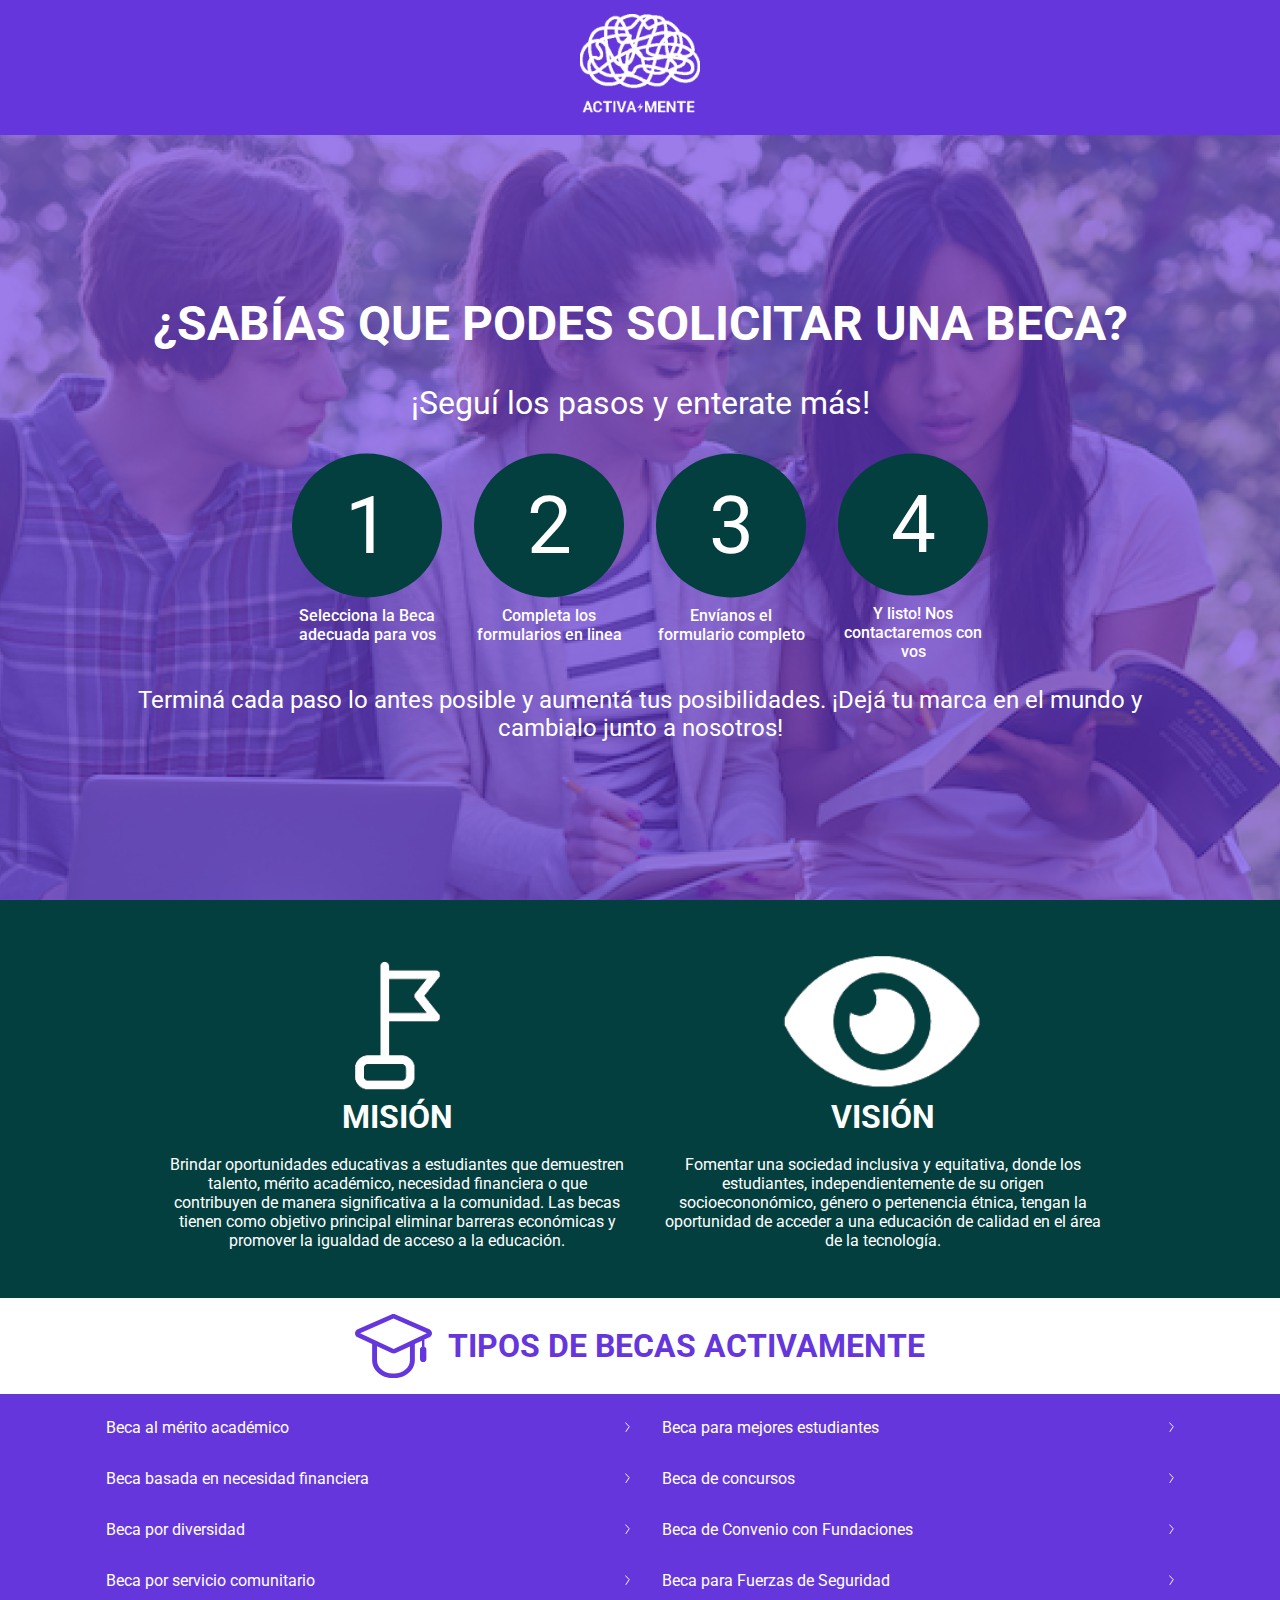
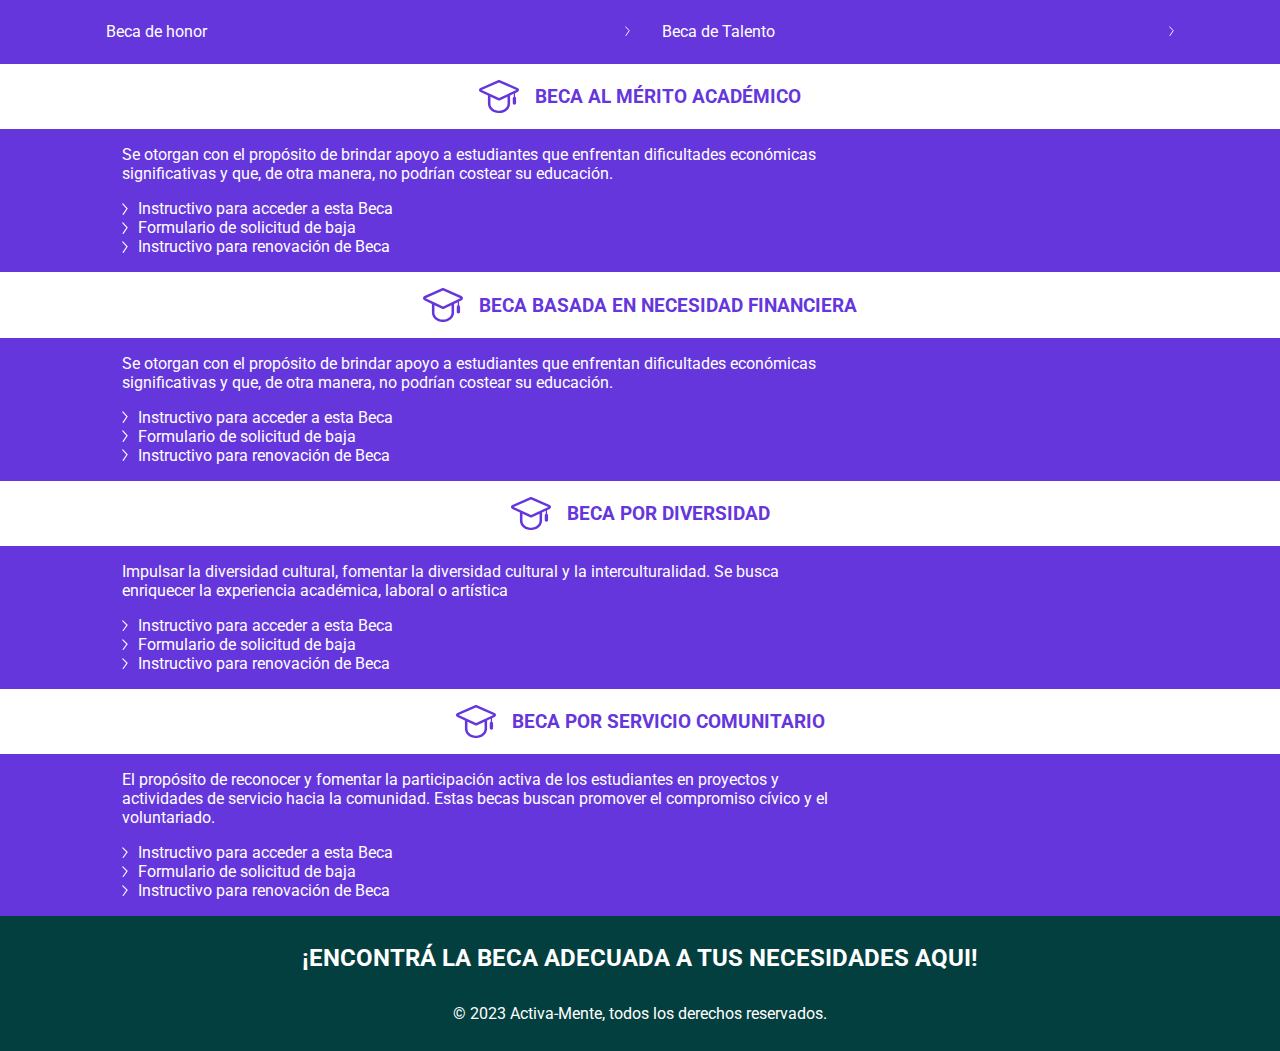
<file: pages/grants.html>
<!DOCTYPE html>
<html lang="en">

<head>
  <meta charset="UTF-8" />
  <meta name="viewport" content="width=device-width, initial-scale=1.0" />
  <link href="https://fonts.googleapis.com/css2?family=Roboto:wght@400;500;700;900&display=swap" rel="stylesheet" />
  <link rel="stylesheet" href="../styles/style.css" />
  <title>Becas</title>
</head>

<body class="wrapper_grants">
  <!-- HEADER -->
  <header class="header_container">
    <a href="./home.html"><img src="../images/grants/logo.png" alt="logo" /></a>
  </header>

  <!-- MAIN -->
  <main>
    <!-- HERO -->
    <section class="hero_container">
      <img class="hero_img" src="../images/grants/students.jpg" alt="students" />

      <div class="hero_content">
        <h1>¿SABÍAS QUE PODES SOLICITAR UNA BECA?</h1>
        <p>¡Seguí los pasos y enterate más!</p>

        <div class="stepper">
          <div class="step">
            <div class="step_item">
              <p>1</p>
            </div>
            <p class="step_text">Selecciona la Beca adecuada para vos</p>
          </div>

          <div class="step">
            <div class="step_item">
              <p>2</p>
            </div>
            <p class="step_text">Completa los formularios en linea</p>
          </div>

          <div class="step">
            <div class="step_item">
              <p>3</p>
            </div>
            <p class="step_text">Envíanos el formulario completo</p>
          </div>

          <div class="step">
            <div class="step_item">
              <p>4</p>
            </div>
            <p class="step_text">Y listo! Nos contactaremos con vos</p>
          </div>
        </div>

        <p class="hero_final-text">
          Terminá cada paso lo antes posible y aumentá tus posibilidades.
          ¡Dejá tu marca en el mundo y cambialo junto a nosotros!
        </p>
      </div>
    </section>

    <!-- MISSION AND VISION -->
    <section class="mission_container">
      <div class="box_mission">
        <div class="mission">
          <img class="img-mission" src="../images/grants/mision.png" alt="mission" />
          <h3>MISIÓN</h3>
          <p class="text-mission">
            Brindar oportunidades educativas a estudiantes que demuestren
            talento, mérito académico, necesidad financiera o que contribuyen
            de manera significativa a la comunidad. Las becas tienen como
            objetivo principal eliminar barreras económicas y promover la
            igualdad de acceso a la educación.
          </p>
        </div>
        <div class="vision">
          <img class="img-mission" src="../images/grants/vision.png" alt="vision" />
          <h3>VISIÓN</h3>
          <p class="text-mission">
            Fomentar una sociedad inclusiva y equitativa, donde los
            estudiantes, independientemente de su origen socioecononómico,
            género o pertenencia étnica, tengan la oportunidad de acceder a
            una educación de calidad en el área de la tecnología.
          </p>
        </div>
      </div>
    </section>

    <!-- GRANTS -->
    <section class="container_grants">
      <div class="box_grant-main">
        <div class="main-title">
          <img src="../images/grants/hat.svg" alt="hat" />
          <h2>TIPOS DE BECAS ACTIVAMENTE</h2>
        </div>
        <ul class="grant-main-content">
          <li>
            <a href="#1">Beca al mérito académico</a>
            <img src="../images/grants/arrow.svg" alt="arrow" />
          </li>
          <li>
            <a href="#2">Beca basada en necesidad financiera</a>
            <img src="../images/grants/arrow.svg" alt="arrow" />
          </li>
          <li>
            <a href="#3">Beca por diversidad</a>
            <img src="../images/grants/arrow.svg" alt="arrow" />
          </li>
          <li>
            <a href="#4">Beca por servicio comunitario</a>
            <img src="../images/grants/arrow.svg" alt="arrow" />
          </li>
          <li>
            <a href="#">Beca de honor</a>
            <img src="../images/grants/arrow.svg" alt="arrow" />
          </li>
          <li>
            <a href="#">Beca para mejores estudiantes</a>
            <img src="../images/grants/arrow.svg" alt="arrow" />
          </li>
          <li>
            <a href="#">Beca de concursos</a>
            <img src="../images/grants/arrow.svg" alt="arrow" />
          </li>
          <li>
            <a href="#">Beca de Convenio con Fundaciones</a>
            <img src="../images/grants/arrow.svg" alt="arrow" />
          </li>
          <li>
            <a href="#">Beca para Fuerzas de Seguridad</a>
            <img src="../images/grants/arrow.svg" alt="arrow" />
          </li>
          <li>
            <a href="#">Beca de Talento</a>
            <img src="../images/grants/arrow.svg" alt="arrow" />
          </li>
        </ul>
      </div>

      <div class="box_grant-item" id="1">
        <div class="item-title">
          <img src="../images/grants/hat.svg" alt="hat" />
          <h2>BECA AL MÉRITO ACADÉMICO</h2>
        </div>
        <div class="item-content">
          <p class="item-content-title">
            Se otorgan con el propósito de brindar apoyo a estudiantes que
            enfrentan dificultades económicas significativas y que, de otra
            manera, no podrían costear su educación.
          </p>
          <ul class="item-list">
            <li>
              <img src="../images/grants/arrow.svg" alt="arrow" />
              <p>Instructivo para acceder a esta Beca</p>
            </li>
            <li>
              <img src="../images/grants/arrow.svg" alt="arrow" />
              <p>Formulario de solicitud de baja</p>
            </li>
            <li>
              <img src="../images/grants/arrow.svg" alt="arrow" />
              <p>Instructivo para renovación de Beca</p>
            </li>
          </ul>
        </div>
      </div>

      <div class="box_grant-item" id="2">
        <div class="item-title">
          <img src="../images/grants/hat.svg" alt="hat" />
          <h2>BECA BASADA EN NECESIDAD FINANCIERA</h2>
        </div>
        <div class="item-content">
          <p class="item-content-title">
            Se otorgan con el propósito de brindar apoyo a estudiantes que
            enfrentan dificultades económicas significativas y que, de otra
            manera, no podrían costear su educación.
          </p>
          <ul class="item-list">
            <li>
              <img src="../images/grants/arrow.svg" alt="arrow" />
              <p>Instructivo para acceder a esta Beca</p>
            </li>
            <li>
              <img src="../images/grants/arrow.svg" alt="arrow" />
              <p>Formulario de solicitud de baja</p>
            </li>
            <li>
              <img src="../images/grants/arrow.svg" alt="arrow" />
              <p>Instructivo para renovación de Beca</p>
            </li>
          </ul>
        </div>
      </div>

      <div class="box_grant-item" id="3">
        <div class="item-title">
          <img src="../images/grants/hat.svg" alt="hat" />
          <h2>BECA POR DIVERSIDAD</h2>
        </div>
        <div class="item-content">
          <p class="item-content-title">
            Impulsar la diversidad cultural, fomentar la diversidad cultural y
            la interculturalidad. Se busca enriquecer la experiencia
            académica, laboral o artística
          </p>
          <ul class="item-list">
            <li>
              <img src="../images/grants/arrow.svg" alt="arrow" />
              <p>Instructivo para acceder a esta Beca</p>
            </li>
            <li>
              <img src="../images/grants/arrow.svg" alt="arrow" />
              <p>Formulario de solicitud de baja</p>
            </li>
            <li>
              <img src="../images/grants/arrow.svg" alt="arrow" />
              <p>Instructivo para renovación de Beca</p>
            </li>
          </ul>
        </div>
      </div>

      <div class="box_grant-item" id="4">
        <div class="item-title">
          <img src="../images/grants/hat.svg" alt="hat" />
          <h2>BECA POR SERVICIO COMUNITARIO</h2>
        </div>
        <div class="item-content">
          <p class="item-content-title">
            El propósito de reconocer y fomentar la participación activa de
            los estudiantes en proyectos y actividades de servicio hacia la
            comunidad. Estas becas buscan promover el compromiso cívico y el
            voluntariado.
          </p>
          <ul class="item-list">
            <li>
              <img src="../images/grants/arrow.svg" alt="arrow" />
              <p>Instructivo para acceder a esta Beca</p>
            </li>
            <li>
              <img src="../images/grants/arrow.svg" alt="arrow" />
              <p>Formulario de solicitud de baja</p>
            </li>
            <li>
              <img src="../images/grants/arrow.svg" alt="arrow" />
              <p>Instructivo para renovación de Beca</p>
            </li>
          </ul>
        </div>
      </div>
    </section>
  </main>

  <!-- FOOTER -->
  <footer class="box-footer">
    <h3>¡ENCONTRÁ LA BECA ADECUADA A TUS NECESIDADES AQUI!</h3>
    <p>© 2023 Activa-Mente, todos los derechos reservados.</p>
  </footer>
</body>

</html>
</file>
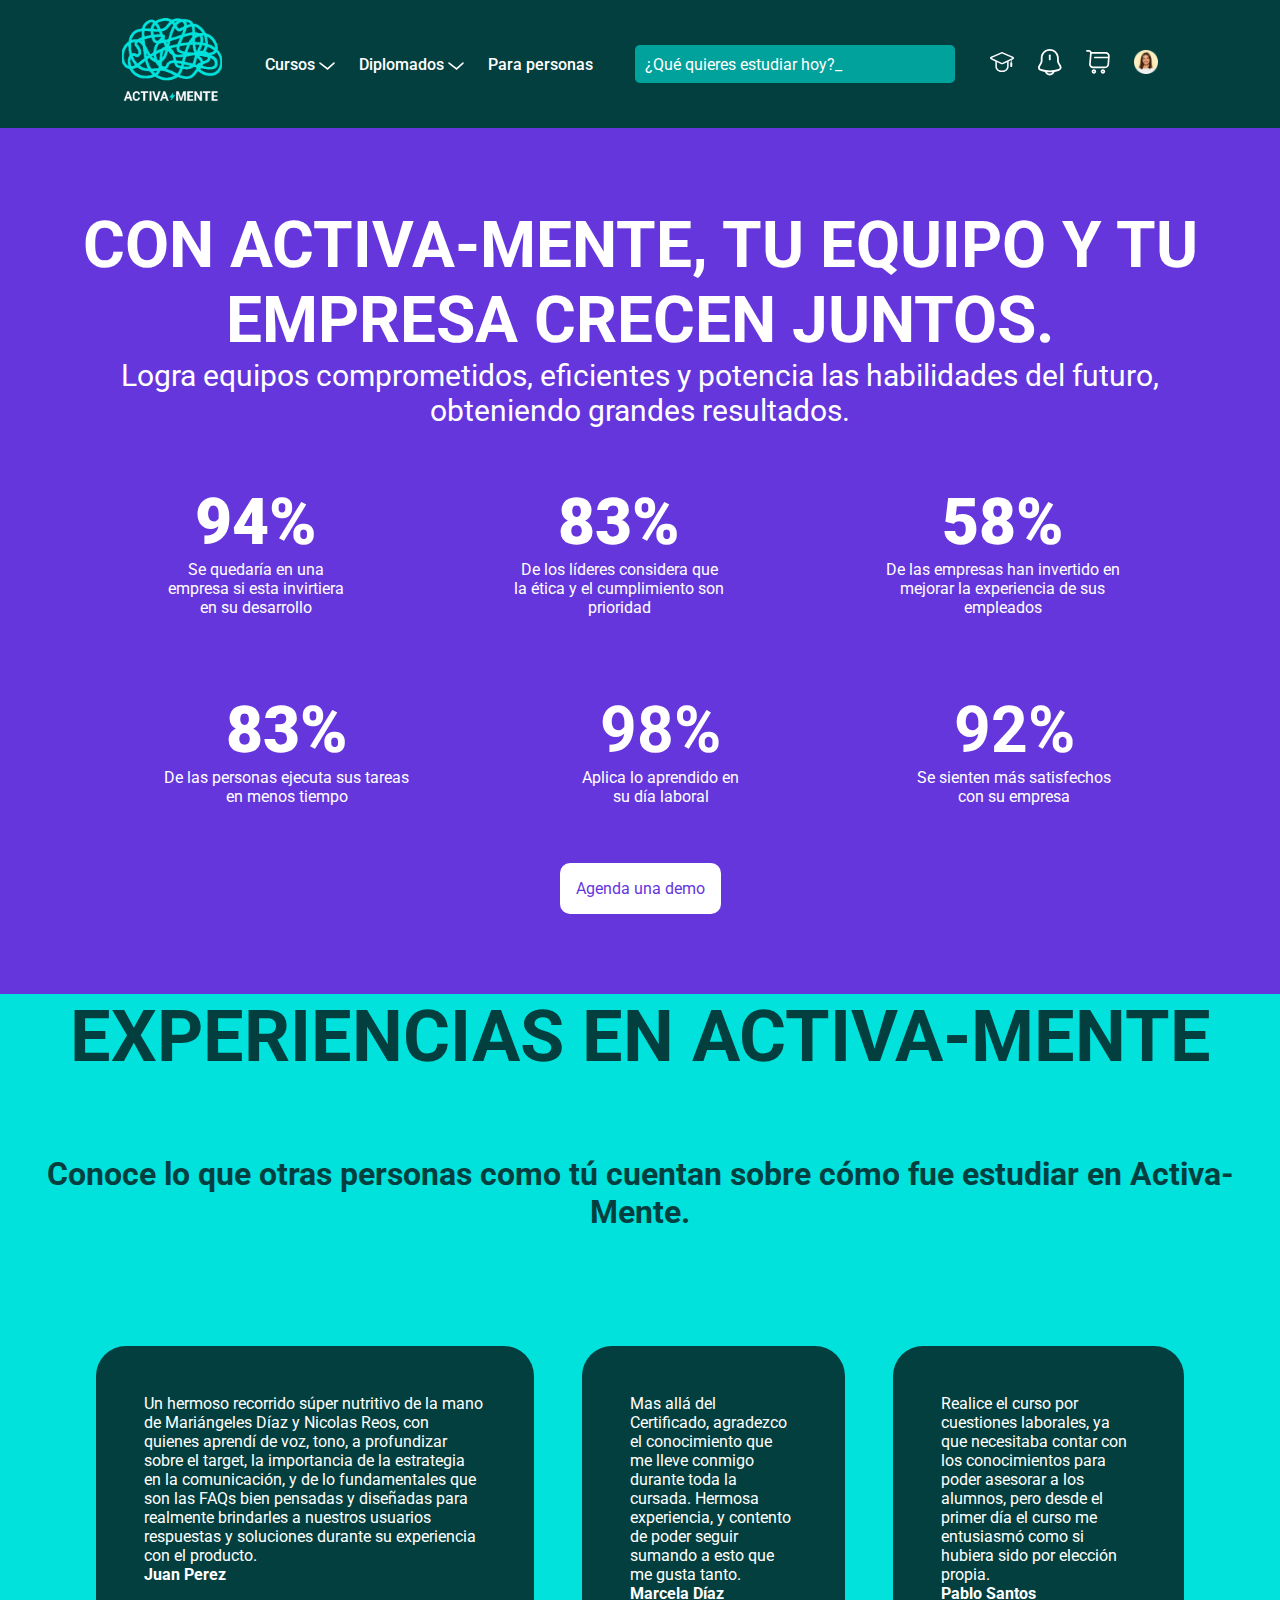
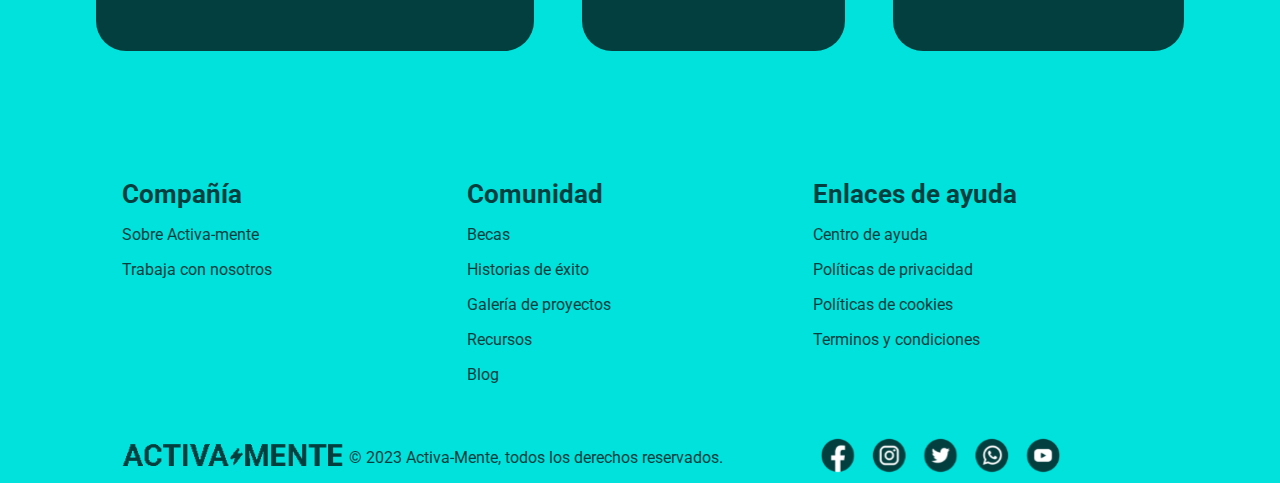
<file: pages/historias-exito.html>
<!DOCTYPE html>
<html lang="en">

<head>
    <meta charset="UTF-8">
    <meta http-equiv="X-UA-Compatible" content="IE=edge">
    <meta name="viewport" content="width=device-width, initial-scale=1.0">
    <title>Activamente - Quienes somos</title>
    <link rel="preconnect" href="https://fonts.googleapis.com">
    <link rel="preconnect" href="https://fonts.gstatic.com" crossorigin>
    <link href="https://fonts.googleapis.com/css2?family=Roboto:wght@400;500;700;900&display=swap" rel="stylesheet">
    <link rel="stylesheet" href="../styles/style.css">
</head>

<body class="wrapper">
    <header class="container_header">
        <a href="../index.html" class="container_logo">
            <img src="../images/nav/logo.svg" class="logo-img" alt="logo_image" />
        </a>
        <nav class="container_nav">
            <ul class="nav-list">
                <li>
                    <a href="../pages/categoria.html">Cursos</a>
                    <img src="../images/nav/arrow.svg" alt="arrow1" />
                </li>
                <li>
                    <a href="/">Diplomados</a>
                    <img src="../images/nav/arrow.svg" alt="arrow2" />
                </li>
                <li>
                    <a href="/">Para personas</a>
                </li>
            </ul>
        </nav>

        <div class="container_searchbar">
            <input type="text" class="searchbar" placeholder="¿Qué quieres estudiar hoy?_" />
        </div>

        <div class="container-user_settings">
            <ul class="settings-list">
                <li>
                    <a href="#"><img src="../images/nav/hat.svg" alt="hat" /></a>
                </li>
                <li>
                    <a href="#"><img src="../images/nav/bell.svg" alt="bell" /></a>
                </li>
                <li>
                    <a href="./carrito1.html"><img src="../images/nav/cart.svg" alt="cart" /></a>
                </li>
                <li>
                    <a href="#"><img src="../images/nav/user.png" alt="user-img" /></a>
                </li>
            </ul>
        </div>
    </header>
    <div class=" cont-porcentajes">
        <h4 class="empresaTexto">CON ACTIVA-MENTE, TU EQUIPO
            Y TU EMPRESA CRECEN JUNTOS.
        </h4>
        <p class="textoEquipos">Logra equipos comprometidos, eficientes y potencia las habilidades del futuro,
            obteniendo grandes resultados.</p>
        <div>
            <br>
            <br>
            <br>
            <div class="contNumeros">
                <div class="porcentaje">
                    <h3 class="numeroPorcentaje">94%</h3>
                    <p>Se quedaría en una empresa si esta
                        invirtiera en su desarrollo</p>
                </div>
                <div class="porcentaje">
                    <h3 class="numeroPorcentaje">83%</h3>
                    <p>De los líderes considera que la ética y el cumplimiento son prioridad</p>
                </div>
                <div class="porcentaje">
                    <h3 class="numeroPorcentaje">58%</h3>
                    <p>De las empresas han invertido en mejorar la experiencia de sus empleados</p>
                </div>
            </div>
            <br>
            <br>
            <br>
            <br>
            <div class="contNumeros">
                <div class="porcentaje">
                    <h3 class="numeroPorcentaje">83%</h3>
                    <p>De las personas ejecuta sus
                        tareas en menos tiempo</p>
                </div>
                <div class="porcentaje">
                    <h3 class="bigNumber">98%</h3>
                    <p>Aplica lo aprendido en su día laboral</p>
                </div>
                <div class="porcentaje">
                    <h3 class="bigNumber">92%</h3>
                    <p>Se sienten más satisfechos con su empresa</p>
                </div>
            </div>
            <br>
            <br>
            <br>
                <button class="btn-vacantes">
                    Agenda una demo
                </button>
        </div>
    </div>
    <div class="container-experiencias">
        <h3 class="tituloExperiencias">EXPERIENCIAS EN ACTIVA-MENTE</h3>
        <br>
        <br>
        <br>
        <br>
        <p class="textoExperiencias">Conoce lo que otras personas como tú cuentan sobre cómo fue estudiar en
            Activa-Mente.</p>
        <br>
        <div class="cont-experiencia-individual">
            <div class="experiencia">
                <p>Un hermoso recorrido súper nutritivo de la mano de Mariángeles Díaz y Nicolas Reos, con quienes
                    aprendí de voz, tono, a profundizar sobre el target, la importancia de la estrategia en la
                    comunicación, y de lo fundamentales que son las FAQs bien pensadas y diseñadas para realmente
                    brindarles a nuestros usuarios respuestas y soluciones durante su experiencia con el producto.</p>
                <h5>Juan Perez</h5>

            </div>
            <div class="experiencia">
                <p>Mas allá del Certificado, agradezco el conocimiento que me lleve conmigo durante toda la cursada.
                    Hermosa experiencia, y contento de poder seguir sumando a esto que me gusta tanto.</p>
                <h5>Marcela Díaz</h5>

            </div>
            <div class="experiencia">
                <p>Realice el curso por cuestiones laborales, ya que necesitaba contar con los conocimientos para poder
                    asesorar a los alumnos, pero desde el primer día el curso me entusiasmó como si hubiera sido por
                    elección propia.</p>
                <h5>Pablo Santos</h5>

            </div>
        </div>
    </div>
    <footer class="footer bg-green">
        <div class="container_footer">
            <div class="links">
                <div class="column-links">
                    <h4>Compañía</h4>
                    <ul>
                        <li><a href="./nosotros.html">Sobre Activa-mente</a></li>
                        <li><a href="./trabajaConNosotros.html">Trabaja con nosotros</a></li>
                    </ul>
                </div>

                <div class="column-links">
                    <h4>Comunidad</h4>
                    <ul>
                        <li><a href="#">Becas</a></li>
                        <li><a href="#">Historias de éxito</a></li>
                        <li><a href="#">Galería de proyectos</a></li>
                        <li><a href="#">Recursos</a></li>
                        <li><a href="#">Blog</a></li>
                    </ul>
                </div>

                <div class="column-links">
                    <h4>Enlaces de ayuda</h4>
                    <ul>
                        <li><a href="#">Centro de ayuda</a></li>
                        <li><a href="#">Políticas de privacidad</a></li>
                        <li><a href="#">Políticas de cookies</a></li>
                        <li><a href="#">Terminos y condiciones</a></li>
                    </ul>
                </div>
            </div>

            <div class="contact_box">
                <div class="rights">
                    <img src="../images/footer/logo-footer.png" alt="logo-footer" />
                    <p>© 2023 Activa-Mente, todos los derechos reservados.</p>
                </div>

                <ul class="social_media-box">
                    <li><img src="../images/footer/FB.svg" alt="facebook" /></li>
                    <li><img src="../images/footer/IG.svg" alt="instagram" /></li>
                    <li><img src="../images/footer/TW.svg" alt="twitter" /></li>
                    <li><img src="../images/footer/WP.svg" alt="whatsapp" /></li>
                    <li><img src="../images/footer/YT.svg" alt="youtube" /></li>
                </ul>
            </div>
        </div>
    </footer>
</body>

</html>
</file>
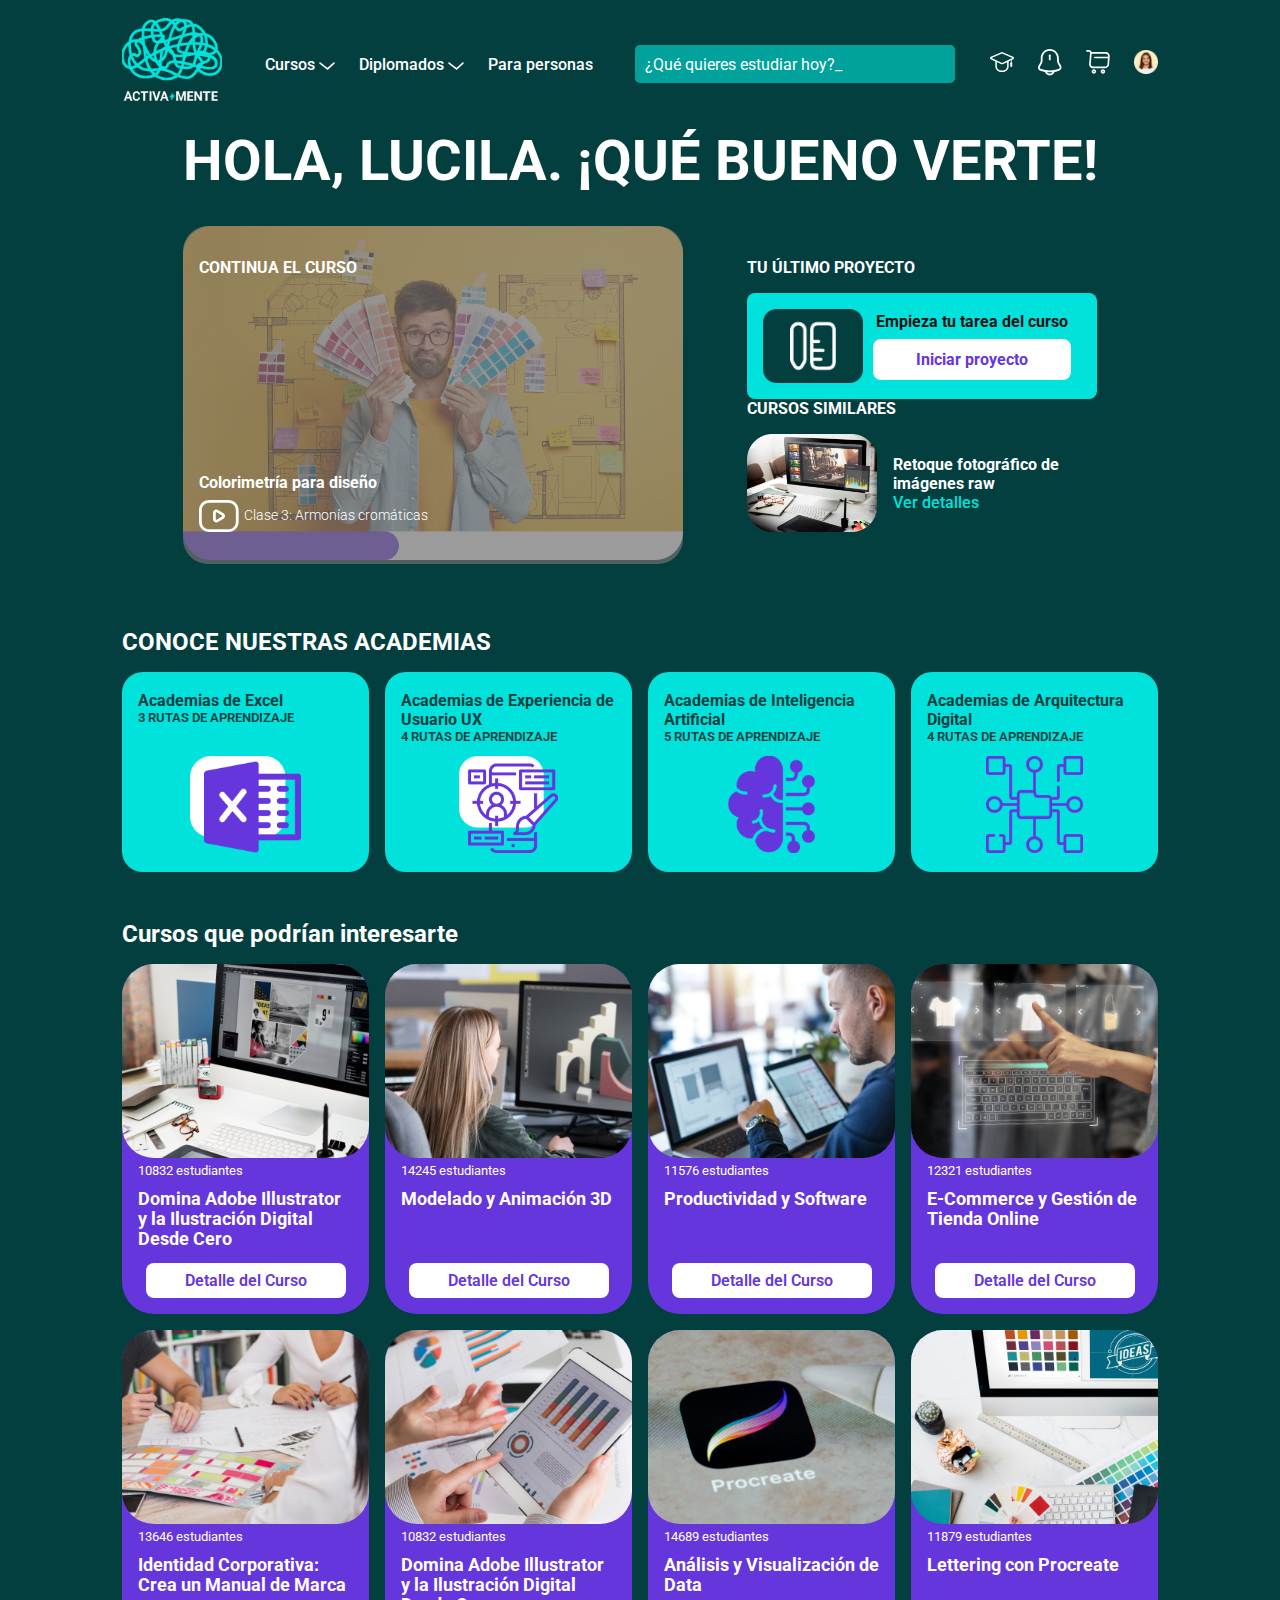
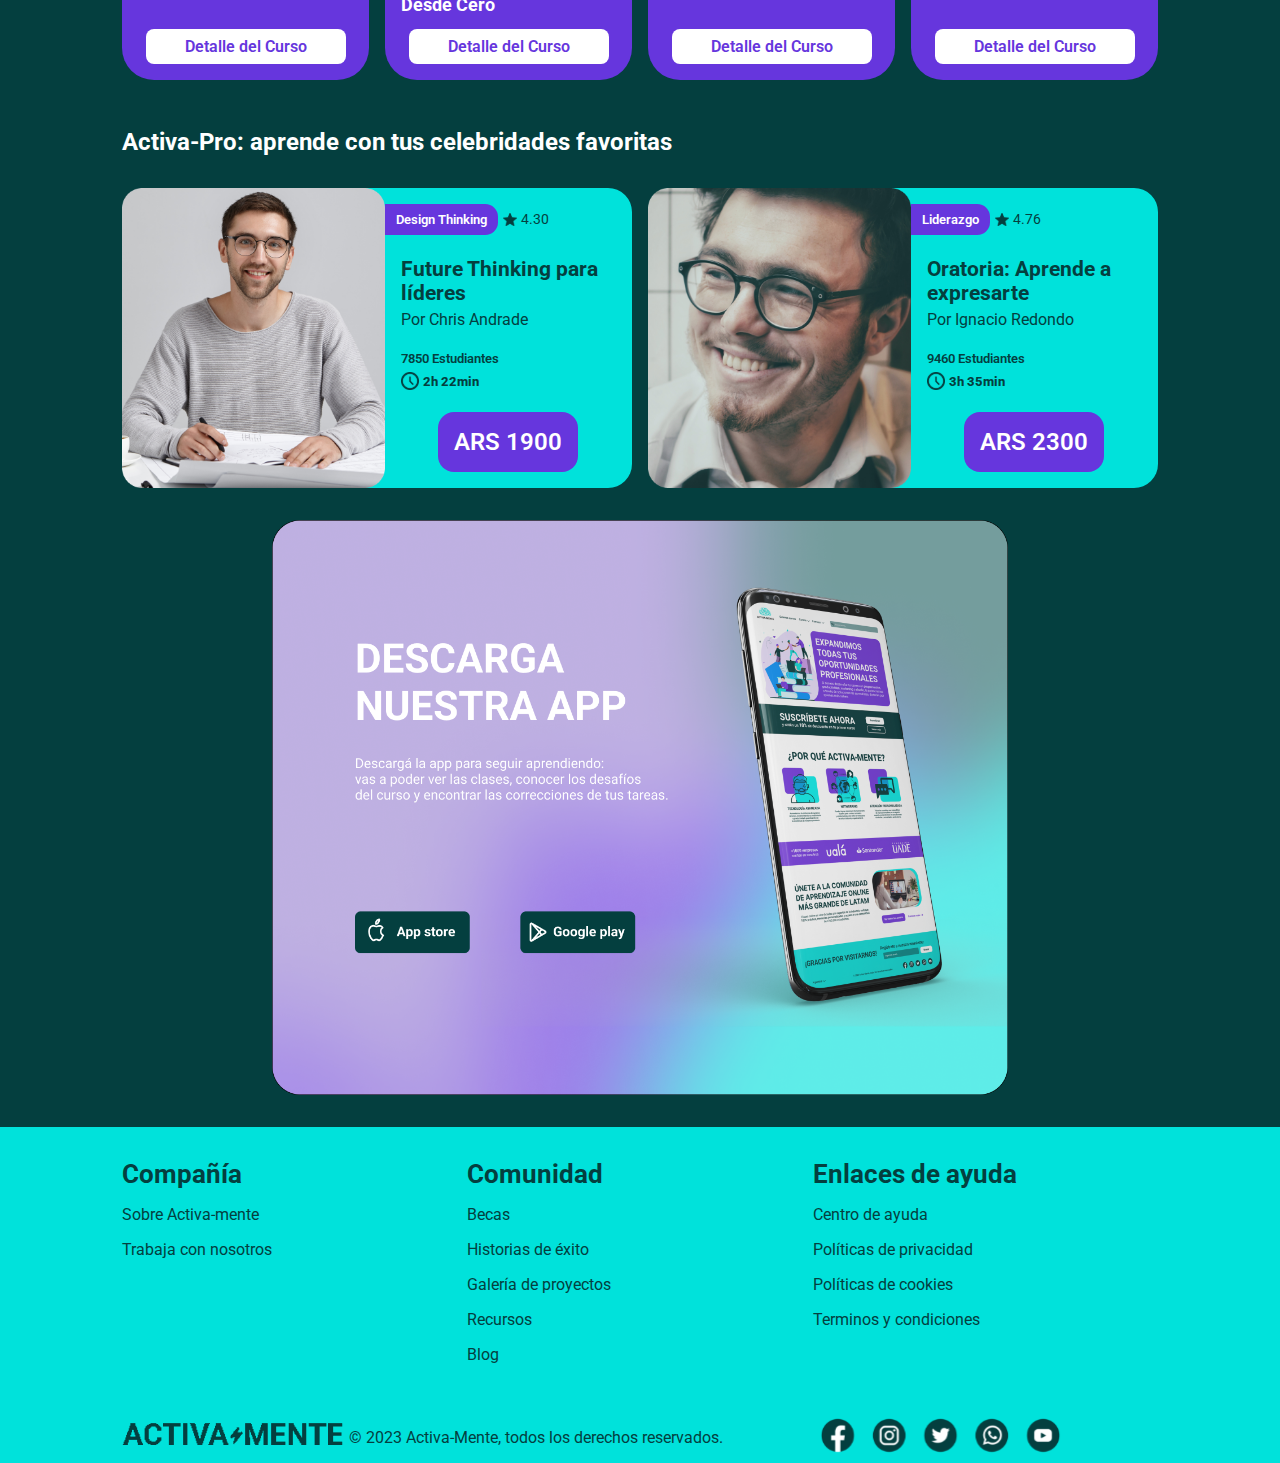
<file: pages/home.html>
<!DOCTYPE html>
<html lang="es">
  <head>
    <meta charset="UTF-8" />
    <meta name="viewport" content="width=device-width, initial-scale=1.0" />
    <!-- google fonts -->
    <link
      href="https://fonts.googleapis.com/css2?family=Roboto:wght@400;500;700;900&display=swap"
      rel="stylesheet"
    />
    <!-- styles -->
    <link rel="stylesheet" href="../styles/style.css" />
    <title>Activamente</title>
  </head>

  <body class="wrapper">
    <!-- HEADER -->
    <header class="container_header">
      <a href="../index.html" class="container_logo">
        <img src="../images/nav/logo.svg" class="logo-img" alt="logo_image" />
      </a>
      <nav class="container_nav">
        <ul class="nav-list">
          <li>
            <a href="../pages/categoria.html">Cursos</a>
            <img src="../images/nav/arrow.svg" alt="arrow1" />
          </li>
          <li>
            <a href="#">Diplomados</a>
            <img src="../images/nav/arrow.svg" alt="arrow2" />
          </li>
          <li>
            <a href="#">Para personas</a>
          </li>
        </ul>
      </nav>

      <div class="container_searchbar">
        <input type="text" class="searchbar" placeholder="¿Qué quieres estudiar hoy?_"/>
      </div>

      <div class="container-user_settings">
        <ul class="settings-list">
          <li>
            <a href="#"><img src="../images/nav/hat.svg" alt="hat" /></a>
          </li>
          <li>
            <a href="#"><img src="../images/nav/bell.svg" alt="bell" /></a>
          </li>
          <li>
            <a href="./carrito1.html"
              ><img src="../images/nav/cart.svg" alt="cart"
            /></a>
          </li>
          <li>
            <a href="#"><img src="../images/nav/user.png" alt="user-img" /></a>
          </li>
        </ul>
      </div>
    </header>

    <!-- MAIN -->
    <main>
      <!-- H1 -->
      <h1 class="title-welcome">HOLA, LUCILA. ¡QUÉ BUENO VERTE!</h1>

      <!-- HERO SECTION -->
      <section class="container_hero">
        <div class="hero_box">
          <img src="../images/hero/man.png" alt="man" />
          <div class="content">
            <h3>CONTINUA EL CURSO</h3>
            <div class="video-content">
              <h4>Colorimetría para diseño</h4>
              <div class="current-video">
                <img src="../images/hero/youtube.svg" alt="youtube" />
                <h5>Clase 3: Armonías cromáticas</h5>
              </div>
            </div>
          </div>
        </div>

        <div class="container_box-right">
          <div class="last-project">
            <h3>TU ÚLTIMO PROYECTO</h3>
            <div class="box_last-project">
              <img src="../images/hero/pencil.png" alt="pencil" />
              <div class="cont-start">
                <h4>Empieza tu tarea del curso</h4>
                <button>Iniciar proyecto</button>
              </div>
            </div>
          </div>

          <div class="other-courses">
            <h3>CURSOS SIMILARES</h3>
            <div class="box_other-courses">
              <img src="../images/hero/computer.png" alt="computer" />
              <div class="cont-other-details">
                <h4>Retoque fotográfico de imágenes raw</h4>
                <span>Ver detalles</span>
              </div>
            </div>
          </div>
        </div>
      </section>

      <!-- ACADEMY SECTION -->
      <section class="container_academy">
        <h3>CONOCE NUESTRAS ACADEMIAS</h3>

        <div class="container_academy-cards">
          <div class="card">
            <div class="card-content">
              <h5>Academias de Excel</h5>
              <p>3 RUTAS DE APRENDIZAJE</p>
            </div>
            <img src="../images/academy/excel.png" alt="excel" />
          </div>

          <div class="card">
            <div class="card-content">
              <h5>Academias de Experiencia de Usuario UX</h5>
              <p>4 RUTAS DE APRENDIZAJE</p>
            </div>
            <img src="../images/academy/user-ux.png" alt="user-ux" />
          </div>

          <div class="card">
            <div class="card-content">
              <h5>Academias de Inteligencia Artificial</h5>
              <p>5 RUTAS DE APRENDIZAJE</p>
            </div>
            <img src="../images/academy/artificial.png" alt="artificial" />
          </div>

          <div class="card">
            <div class="card-content">
              <h5>Academias de Arquitectura Digital</h5>
              <p>4 RUTAS DE APRENDIZAJE</p>
            </div>
            <img src="../images/academy/sitemap.png" alt="sitemap" />
          </div>
        </div>
      </section>

      <!-- COURSES SECTION -->
      <section class="container_courses">
        <h3>Cursos que podrían interesarte</h3>
        <div class="box_courses-cards">
          <div class="card">
            <img src="../images/courses/course_1.png" alt="course-1" />
            <div class="card_content">
              <span>10832 estudiantes</span>
              <h4>
                Domina Adobe Illustrator y la Ilustración Digital Desde Cero
              </h4>
            </div>
            <button>Detalle del Curso</button>
          </div>

          <div class="card">
            <img src="../images/courses/course_2.png" alt="course-2" />
            <div class="card_content">
              <span>14245 estudiantes</span>
              <h4>Modelado y Animación 3D</h4>
            </div>
            <button>Detalle del Curso</button>
          </div>

          <div class="card">
            <img src="../images/courses/course_3.png" alt="course-3" />
            <div class="card_content">
              <span>11576 estudiantes</span>
              <h4>Productividad y Software</h4>
            </div>
            <button>Detalle del Curso</button>
          </div>

          <div class="card">
            <img src="../images/courses/course_4.png" alt="course-4" />
            <div class="card_content">
              <span>12321 estudiantes</span>
              <h4>E-Commerce y Gestión de Tienda Online</h4>
            </div>
            <button>Detalle del Curso</button>
          </div>

          <div class="card">
            <img src="../images/courses/course_5.png" alt="course-5" />
            <div class="card_content">
              <span>13646 estudiantes</span>
              <h4>Identidad Corporativa: Crea un Manual de Marca</h4>
            </div>
            <button>Detalle del Curso</button>
          </div>

          <div class="card">
            <img src="../images/courses/course_6.png" alt="course-6" />
            <div class="card_content">
              <span>10832 estudiantes</span>
              <h4>
                Domina Adobe Illustrator y la Ilustración Digital Desde Cero
              </h4>
            </div>
            <button>Detalle del Curso</button>
          </div>

          <div class="card">
            <img src="../images/courses/course_7.png" alt="course-7" />
            <div class="card_content">
              <span>14689 estudiantes</span>
              <h4>Análisis y Visualización de Data</h4>
            </div>
            <button>Detalle del Curso</button>
          </div>

          <div class="card">
            <img src="../images/courses/course_8.png" alt="course-8" />
            <div class="card_content">
              <span>11879 estudiantes</span>
              <h4>Lettering con Procreate</h4>
            </div>
            <button>Detalle del Curso</button>
          </div>
        </div>
      </section>

      <!-- CELEBRITIES SECTION -->
      <section class="container_celebrities">
        <h3>Activa-Pro: aprende con tus celebridades favoritas</h3>
        <div class="box_celebrities-cards">
          <div class="card">
            <img
              class="card-img"
              src="../images/celebrities/man_1.png"
              alt="celebrity-1"
            />
            <div class="card_content">
              <div class="card-score">
                <p class="pointer">Design Thinking</p>
                <img src="../images/celebrities/star.svg" alt="star" />
                <span>4.30</span>
              </div>
              <div class="card-title">
                <h4 class="pointer">Future Thinking para líderes</h4>
                <p>Por Chris Andrade</p>
              </div>
              <div class="card-statics">
                <span>7850 Estudiantes</span>
                <div>
                  <img src="../images/celebrities/clock.svg" alt="clock" />
                  <p>2h 22min</p>
                </div>
              </div>
              <h5 class="pointer">ARS 1900</h5>
            </div>
          </div>

          <div class="card">
            <img
              class="card-img"
              src="../images/celebrities/man_2.png"
              alt="celebrity-2"
            />
            <div class="card_content">
              <div class="card-score">
                <p>Liderazgo</p>
                <img src="../images/celebrities/star.svg" alt="star" />
                <span>4.76</span>
              </div>
              <div class="card-title">
                <h4 class="pointer">Oratoria: Aprende a expresarte</h4>
                <p>Por Ignacio Redondo</p>
              </div>
              <div class="card-statics">
                <span>9460 Estudiantes</span>
                <div>
                  <img src="../images/celebrities/clock.svg" alt="clock" />
                  <p>3h 35min</p>
                </div>
              </div>
              <h5 class="pointer">ARS 2300</h5>
            </div>
          </div>
        </div>
      </section>

      <!-- DOWNLOAD SECTION -->
      <img class="download" src="../images/download-section.png" alt="phone" />
    </main>

    <!-- FOOTER -->
    <footer class="footer">
      <div class="container_footer">
        <div class="links">
          <div class="column-links">
            <h4>Compañía</h4>
            <ul>
              <li><a href="./nosotros.html">Sobre Activa-mente</a></li>
              <li><a href="./trabajaConNosotros.html">Trabaja con nosotros</a></li>
            </ul>
          </div>

          <div class="column-links">
            <h4>Comunidad</h4>
            <ul>
              <li><a href="./grants.html">Becas</a></li>
              <li><a href="./historias-exito.html">Historias de éxito</a></li>
              <li><a href="#">Galería de proyectos</a></li>
              <li><a href="#">Recursos</a></li>
              <li><a href="#">Blog</a></li>
            </ul>
          </div>

          <div class="column-links">
            <h4>Enlaces de ayuda</h4>
            <ul>
              <li><a href="#">Centro de ayuda</a></li>
              <li><a href="#">Políticas de privacidad</a></li>
              <li><a href="#">Políticas de cookies</a></li>
              <li><a href="#">Terminos y condiciones</a></li>
            </ul>
          </div>
        </div>

        <div class="contact_box">
          <div class="rights">
            <img src="../images/footer/logo-footer.png" alt="logo-footer" />
            <p>© 2023 Activa-Mente, todos los derechos reservados.</p>
          </div>

          <ul class="social_media-box">
            <li><img src="../images/footer/FB.svg" alt="facebook" /></li>
            <li><img src="../images/footer/IG.svg" alt="instagram" /></li>
            <li><img src="../images/footer/TW.svg" alt="twitter" /></li>
            <li><img src="../images/footer/WP.svg" alt="whatsapp" /></li>
            <li><img src="../images/footer/YT.svg" alt="youtube" /></li>
          </ul>
        </div>
      </div>
    </footer>
  </body>
</html>
</file>
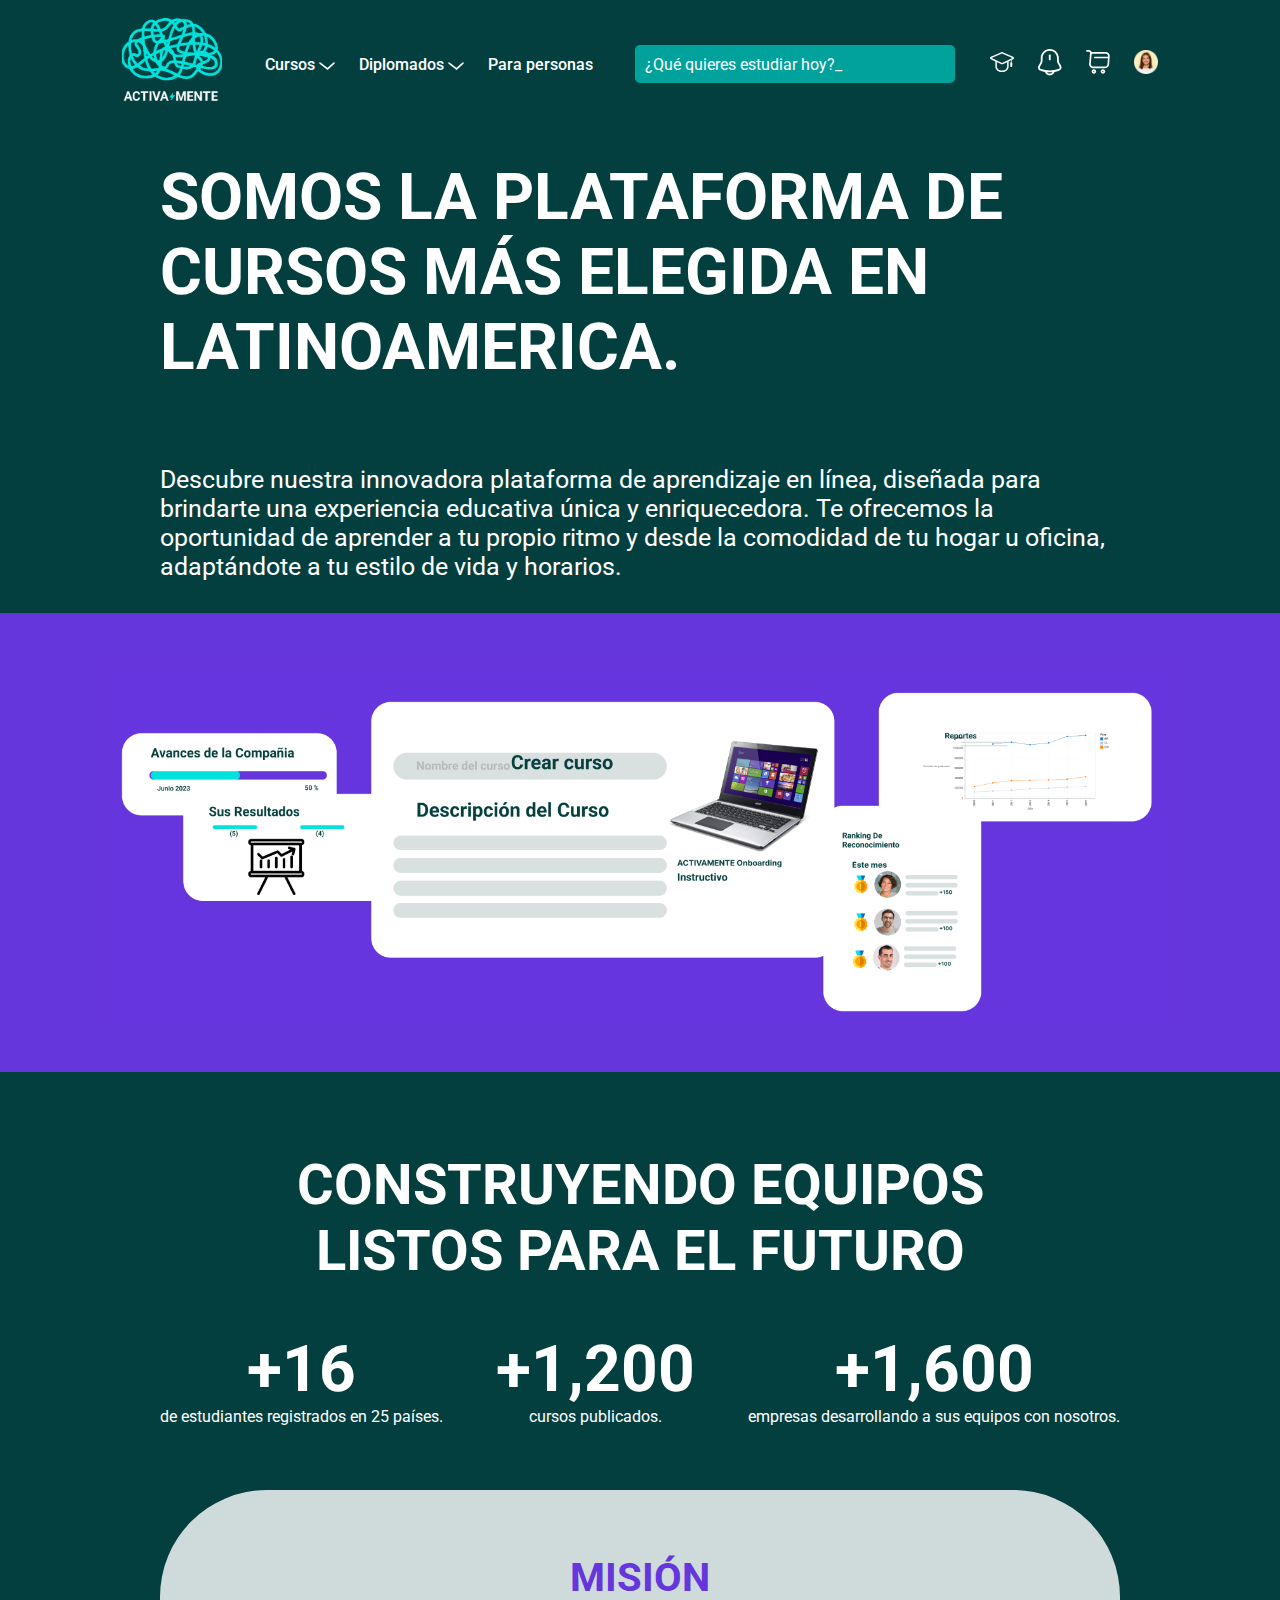
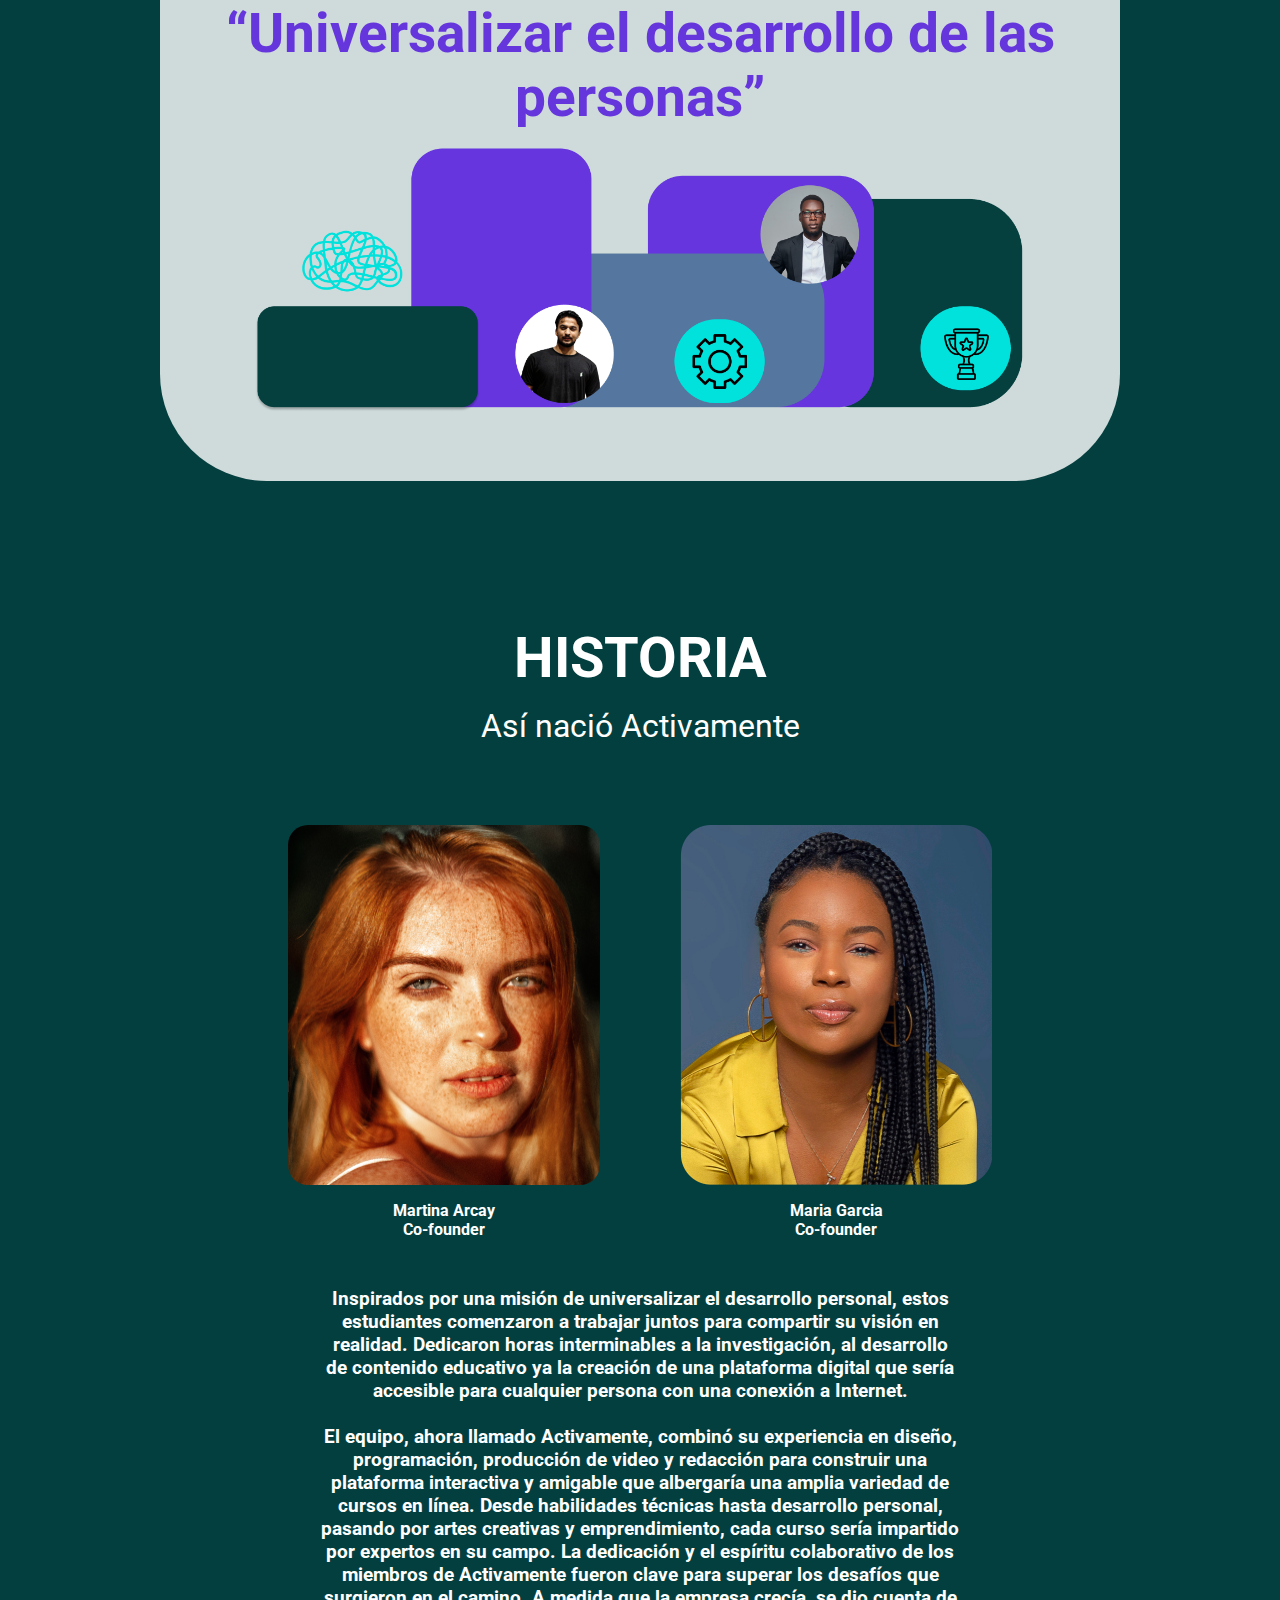
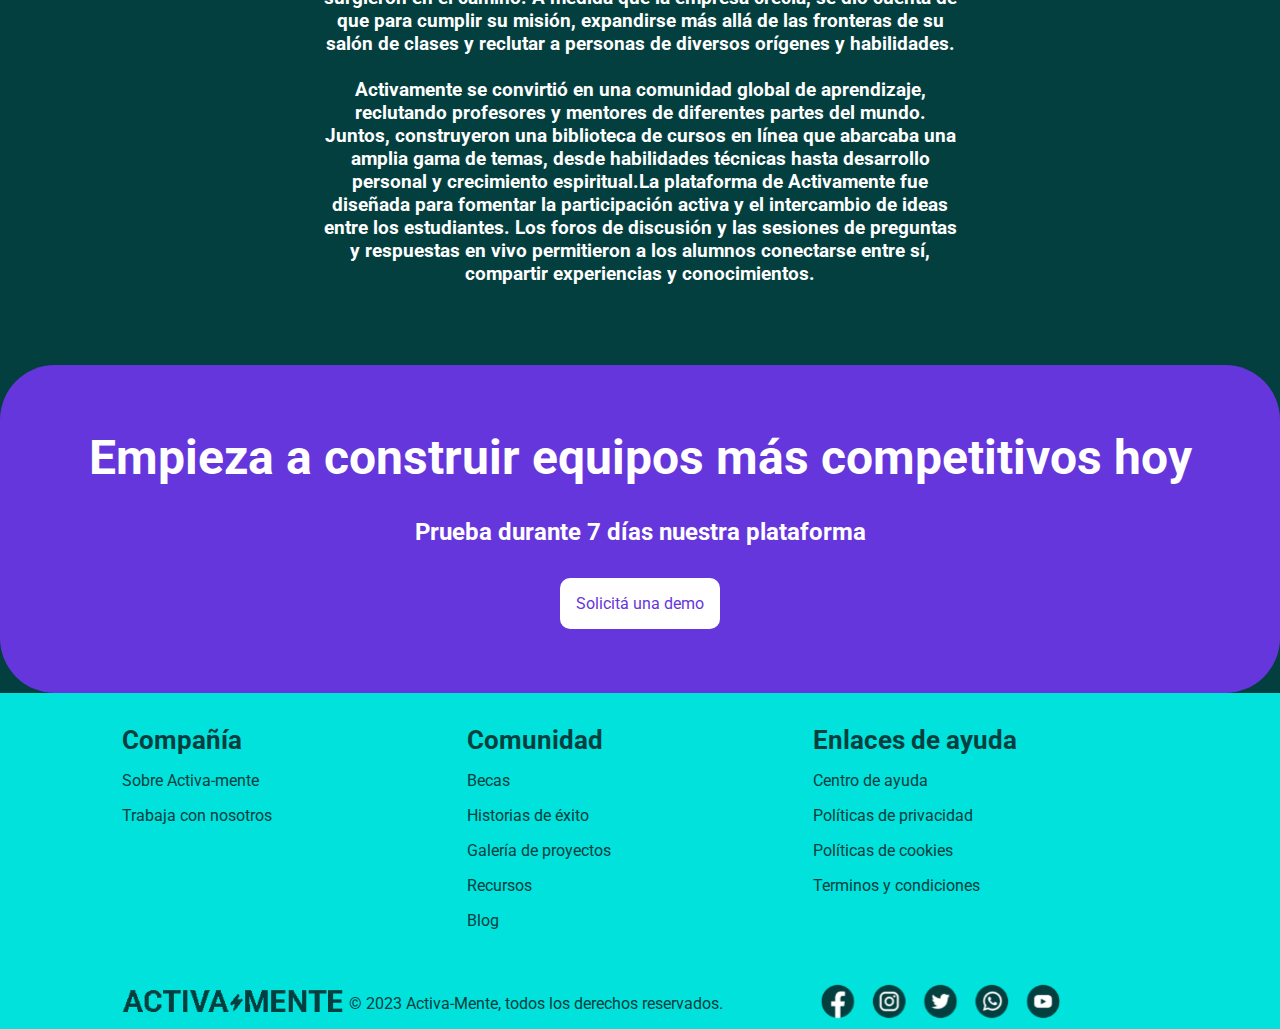
<file: pages/nosotros.html>
<!DOCTYPE html>
<html lang="en">

<head>
    <meta charset="UTF-8">
    <meta http-equiv="X-UA-Compatible" content="IE=edge">
    <meta name="viewport" content="width=device-width, initial-scale=1.0">
    <title>Activamente - Quienes somos</title>
    <link rel="preconnect" href="https://fonts.googleapis.com">
    <link rel="preconnect" href="https://fonts.gstatic.com" crossorigin>
    <link href="https://fonts.googleapis.com/css2?family=Roboto:wght@400;500;700;900&display=swap" rel="stylesheet">
    <link rel="stylesheet" href="../styles/style.css">
</head>

<body class="wrapper">
    <header class="container_header">
        <a href="./home.html" class="container_logo">
            <img src="../images/nav/logo.svg" class="logo-img" alt="logo_image" />
        </a>
        <nav class="container_nav">
            <ul class="nav-list">
                <li>
                    <a href="../pages/categoria.html">Cursos</a>
                    <img src="../images/nav/arrow.svg" alt="arrow1" />
                </li>
                <li>
                    <a href="/">Diplomados</a>
                    <img src="../images/nav/arrow.svg" alt="arrow2" />
                </li>
                <li>
                    <a href="/">Para personas</a>
                </li>
            </ul>
        </nav>

        <div class="container_searchbar">
            <input type="text" class="searchbar" placeholder="¿Qué quieres estudiar hoy?_" />
        </div>

        <div class="container-user_settings">
            <ul class="settings-list">
                <li>
                    <a href="#"><img src="../images/nav/hat.svg" alt="hat" /></a>
                </li>
                <li>
                    <a href="#"><img src="../images/nav/bell.svg" alt="bell" /></a>
                </li>
                <li>
                    <a href="./carrito1.html"><img src="../images/nav/cart.svg" alt="cart" /></a>
                </li>
                <li>
                    <a href="#"><img src="../images/nav/user.png" alt="user-img" /></a>
                </li>
            </ul>
        </div>
    </header>
    <div class="margin">
        <h4 class="bigTextNosotros">SOMOS LA PLATAFORMA DE CURSOS MÁS ELEGIDA EN LATINOAMERICA.
        </h4>
        <p class="smallTextNosotros">Descubre nuestra innovadora plataforma de aprendizaje en línea, diseñada para
            brindarte una experiencia
            educativa única y enriquecedora. Te ofrecemos la oportunidad de aprender a tu propio ritmo y desde la
            comodidad de tu hogar u oficina, adaptándote a tu estilo de vida y horarios.</p>
    </div>
    <div class="ImgPurpleBg">
        <img class="imgBubbles" src="../images/nosotros/imgBubbles.png" alt="">
    </div>
    <h4 class="titleNosotros">Construyendo equipos <br>listos para el futuro</h4>
    <div class="contNumbers margin">
        <div class="number">
            <h3 class="bigNumber">+16</h3>
            <p>de estudiantes registrados en 25 países.</p>
        </div>
        <div class="number">
            <h3 class="bigNumber">+1,200</h3>
            <p>cursos publicados.</p>
        </div>
        <div class="number">
            <h3 class="bigNumber">+1,600</h3>
            <p>empresas desarrollando a sus equipos con nosotros.</p>
        </div>
    </div>
    <div class="contMision margin">
        <h5 class="textMision">MISIÓN</h5>
        <h3 class="bigTextMision">“Universalizar el desarrollo de las personas”</h3>
        <img class="imgMision" src="../images/nosotros/misionImg.png" alt="">
    </div>
    <div class="contHistory margin">
        <h4 class="titleNosotros">HISTORIA</h4>
        <p class="smallTextHistory">Así nació Activamente</p>
        <div class="contImgsFounders">
            <div class="founder">
                <img class="imgFounder" src="../images/nosotros/founder1.png" alt="">
                <h5 class="textFounder">Martina Arcay</h5>
                <h5 class="textFounder">Co-founder</h5>
            </div>
            <div class="founder">
                <img class="imgFounder" src="../images/nosotros/founder2.png" alt="">
                <h5 class="textFounder">Maria Garcia</h5>
                <h5 class="textFounder">Co-founder</h5>
            </div>
        </div>
        <p class="longTextFounders">Inspirados por una misión de universalizar el desarrollo personal, estos
            estudiantes comenzaron a
            trabajar juntos para compartir su visión en realidad. Dedicaron horas interminables a la
            investigación, al desarrollo de contenido educativo ya la creación de una plataforma digital que
            sería accesible para cualquier persona con una conexión a Internet.
            <br>
            <br>
            El equipo, ahora llamado Activamente, combinó su experiencia en diseño, programación, producción de
            video y redacción para construir una plataforma interactiva y amigable que albergaría una amplia
            variedad de cursos en línea. Desde habilidades técnicas hasta desarrollo personal, pasando por artes
            creativas y emprendimiento, cada curso sería impartido por expertos en su campo.
            La dedicación y el espíritu colaborativo de los miembros de Activamente fueron clave para superar
            los desafíos que surgieron en el camino. A medida que la empresa crecía, se dio cuenta de que para
            cumplir su misión, expandirse más allá de las fronteras de su salón de clases y reclutar a personas
            de diversos orígenes y habilidades.
            <br>
            <br>
            Activamente se convirtió en una comunidad global de aprendizaje, reclutando profesores y mentores de
            diferentes partes del mundo. Juntos, construyeron una biblioteca de cursos en línea que abarcaba una
            amplia gama de temas, desde habilidades técnicas hasta desarrollo personal y crecimiento
            espiritual.La plataforma de Activamente fue diseñada para fomentar la participación activa y el
            intercambio de ideas entre los estudiantes. Los foros de discusión y las sesiones de preguntas y
            respuestas en vivo permitieron a los alumnos conectarse entre sí, compartir experiencias y
            conocimientos.</p>
    </div>
    <div class="freeTrial">
        <h3 class="bigTextFreeTrial">Empieza a construir equipos más competitivos hoy</h3>
        <p class="smallTextFreeTrial">Prueba durante 7 días nuestra plataforma</p>
        <button class="btnFreeTrial">Solicitá una demo</button>
    </div>
    <footer class="footer">
        <div class="container_footer">
            <div class="links">
                <div class="column-links">
                    <h4>Compañía</h4>
                    <ul>
                        <li><a href="./nosotros.html">Sobre Activa-mente</a></li>
                        <li><a href="./trabajaConNosotros.html">Trabaja con nosotros</a></li>
                    </ul>
                </div>

                <div class="column-links">
                    <h4>Comunidad</h4>
                    <ul>
                        <li><a href="./grants.html">Becas</a></li>
                        <li><a href="./historias-exito.html">Historias de éxito</a></li>
                        <li><a href="#">Galería de proyectos</a></li>
                        <li><a href="#">Recursos</a></li>
                        <li><a href="#">Blog</a></li>
                    </ul>
                </div>

                <div class="column-links">
                    <h4>Enlaces de ayuda</h4>
                    <ul>
                        <li><a href="#">Centro de ayuda</a></li>
                        <li><a href="#">Políticas de privacidad</a></li>
                        <li><a href="#">Políticas de cookies</a></li>
                        <li><a href="#">Terminos y condiciones</a></li>
                    </ul>
                </div>
            </div>

            <div class="contact_box">
                <div class="rights">
                    <img src="../images/footer/logo-footer.png" alt="logo-footer" />
                    <p>© 2023 Activa-Mente, todos los derechos reservados.</p>
                </div>

                <ul class="social_media-box">
                    <li><img src="../images/footer/FB.svg" alt="facebook" /></li>
                    <li><img src="../images/footer/IG.svg" alt="instagram" /></li>
                    <li><img src="../images/footer/TW.svg" alt="twitter" /></li>
                    <li><img src="../images/footer/WP.svg" alt="whatsapp" /></li>
                    <li><img src="../images/footer/YT.svg" alt="youtube" /></li>
                </ul>
            </div>
        </div>
    </footer>
</body>

</html>
</file>
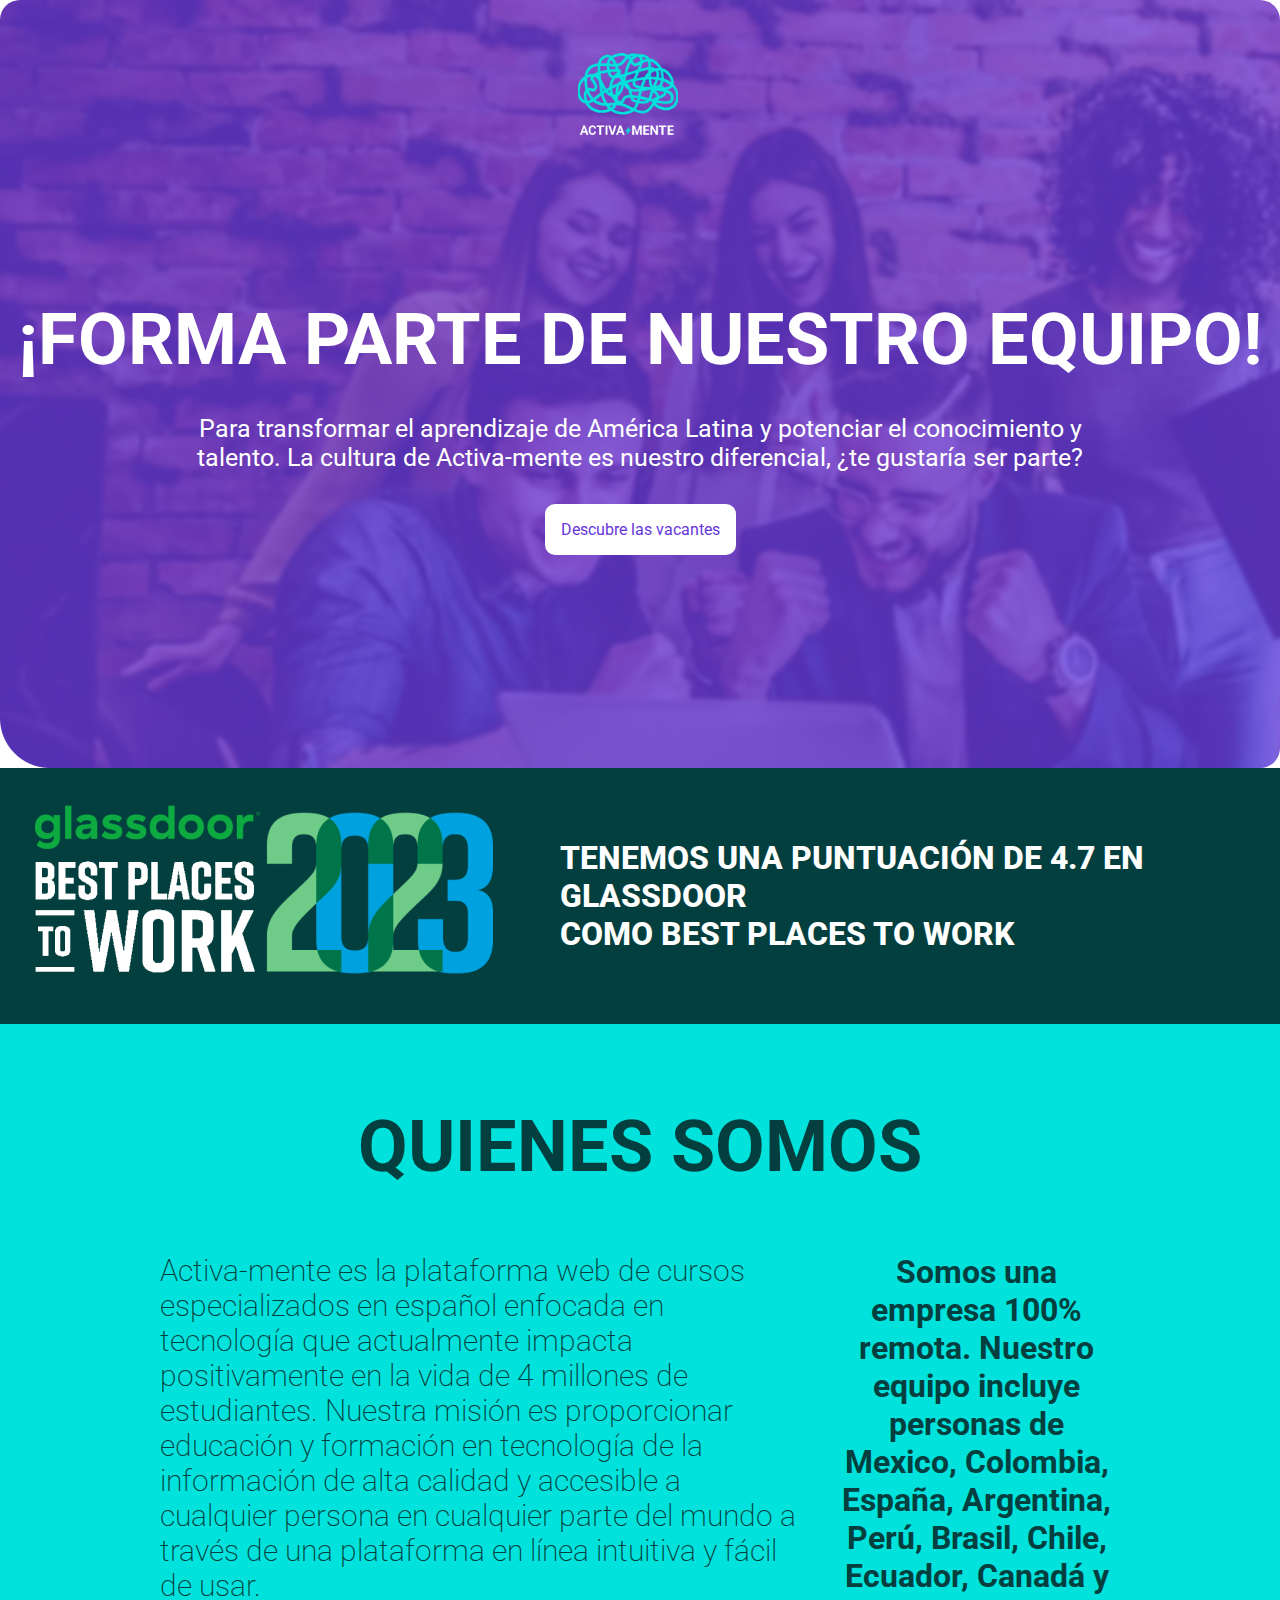
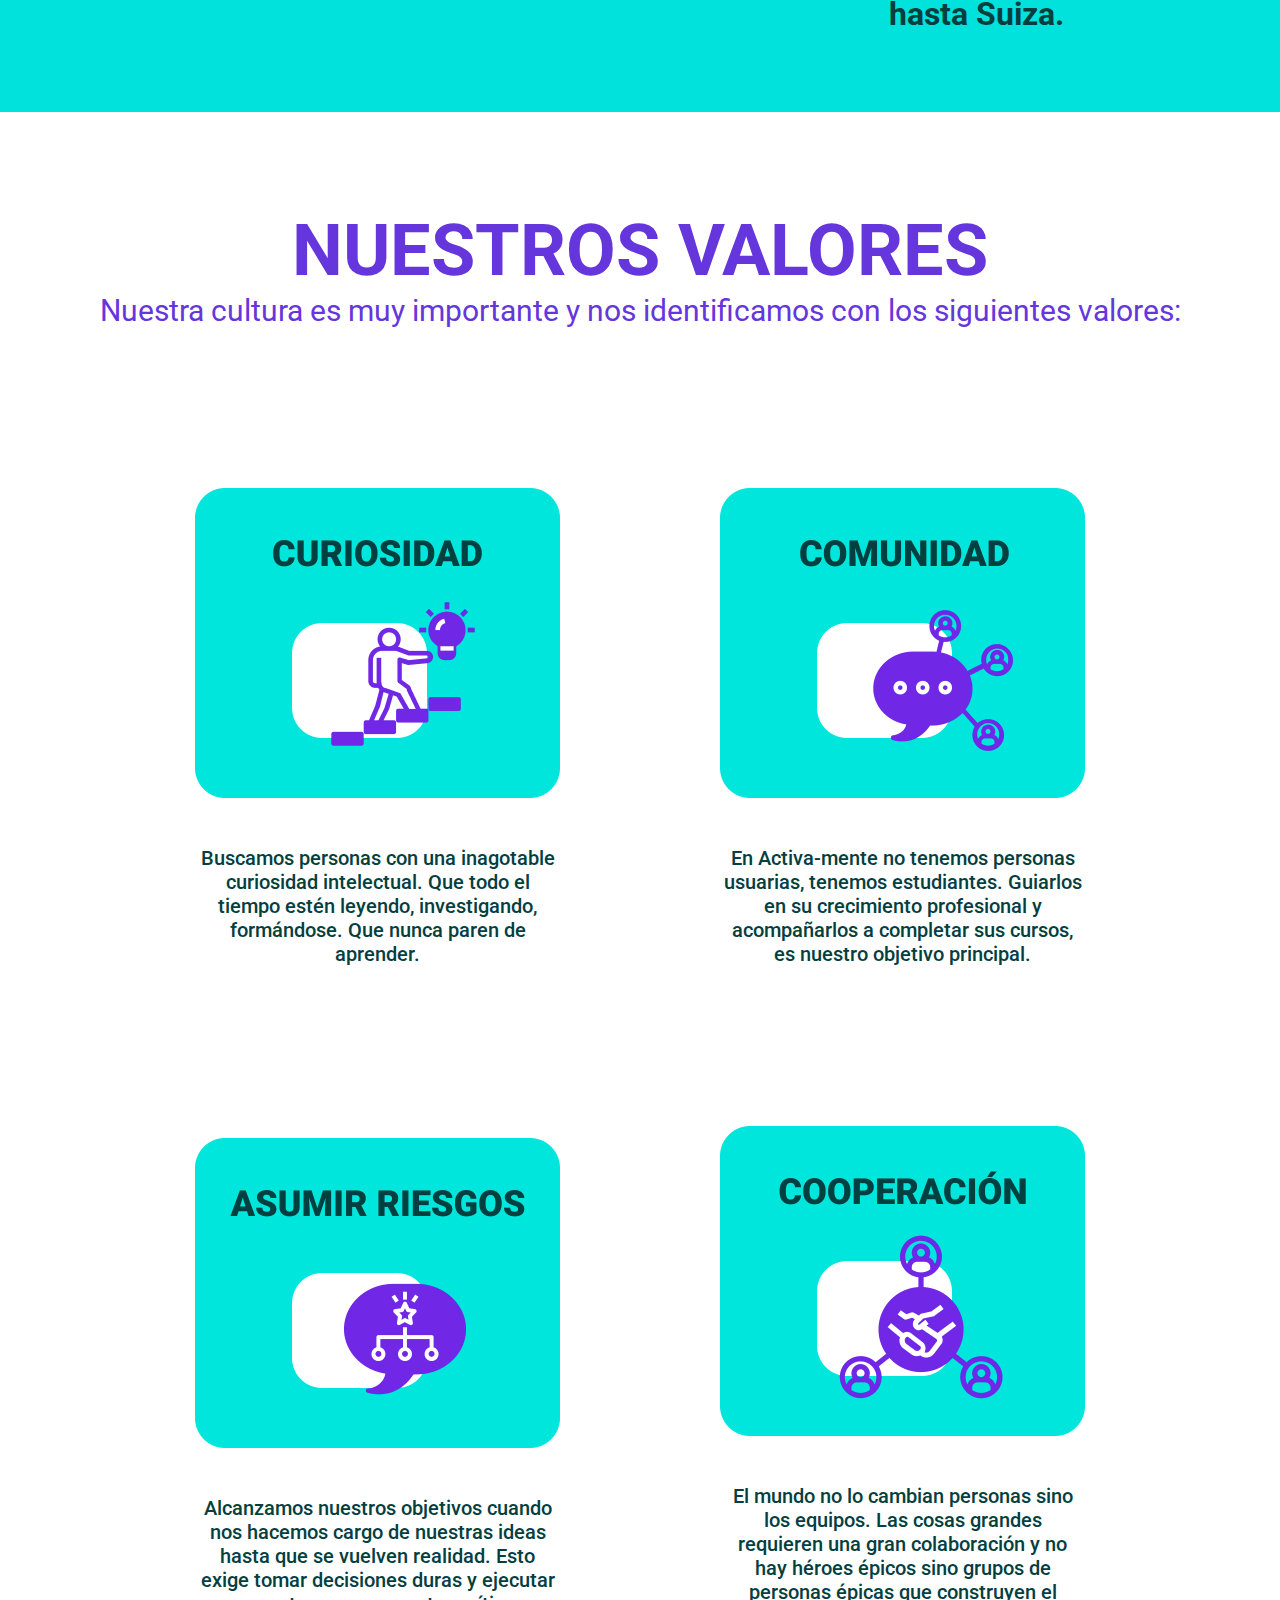
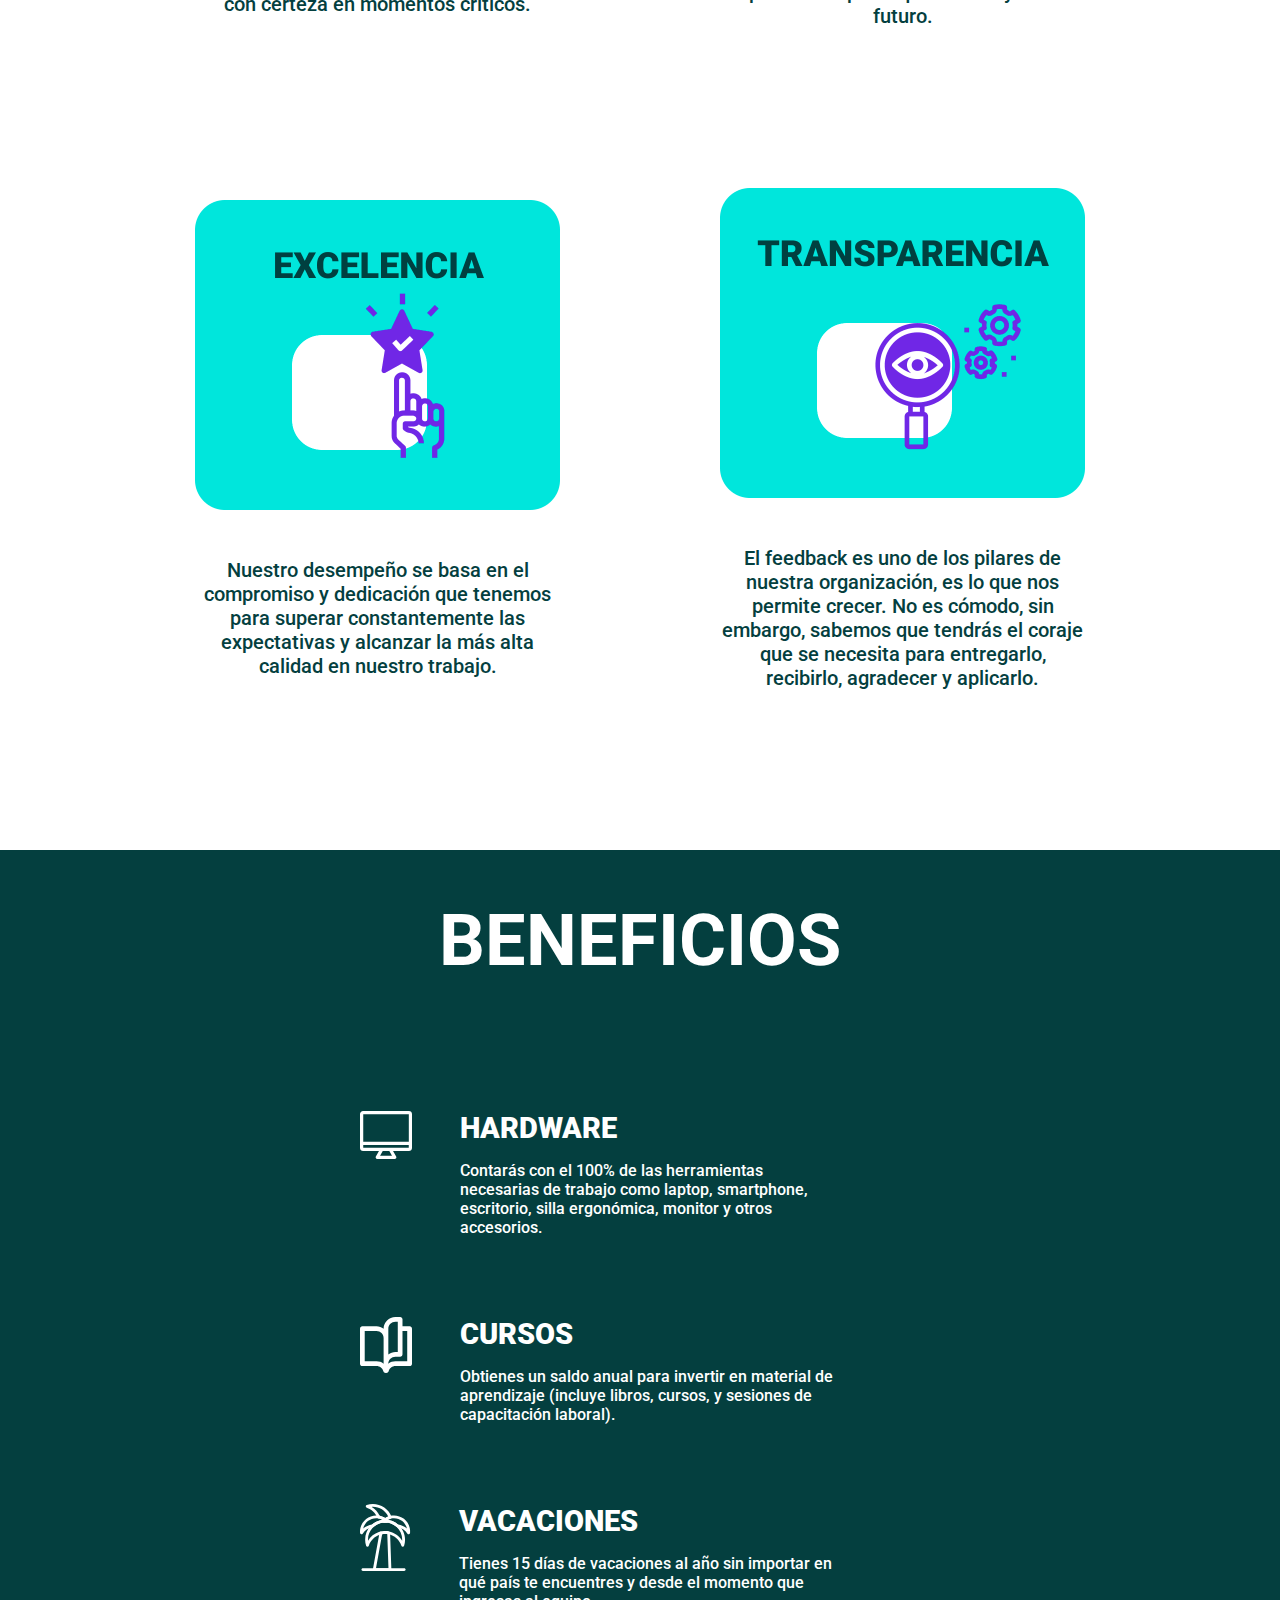
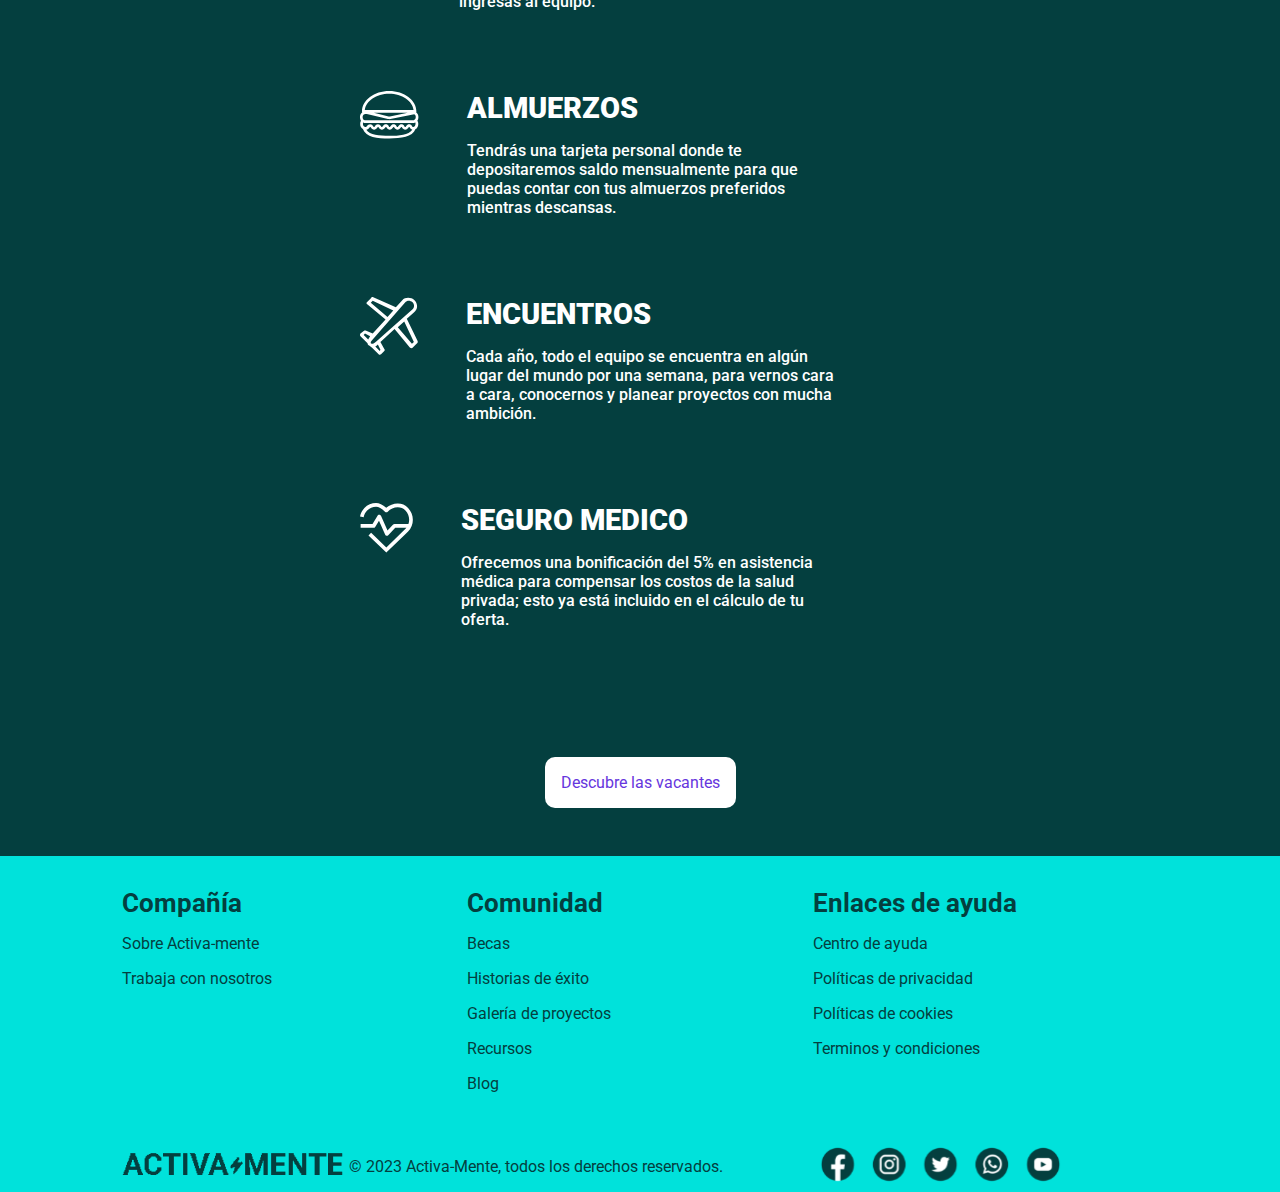
<file: pages/trabajaConNosotros.html>
<!DOCTYPE html>
<html lang="es">

<head>
    <meta charset="UTF-8">
    <meta http-equiv="X-UA-Compatible" content="IE=edge">
    <meta name="viewport" content="width=device-width, initial-scale=1.0">
    <title>Trabaja con nosotros</title>
    <link rel="preconnect" href="https://fonts.googleapis.com">
    <link rel="preconnect" href="https://fonts.gstatic.com" crossorigin>
    <link href="https://fonts.googleapis.com/css2?family=Roboto:wght@400;500;700;900&display=swap" rel="stylesheet">
    <link rel="stylesheet" href="../styles/style.css">
</head>

<body>
    <header class="header">
        <a href="./home.html"><img class="logo-img" src="../images/nav/logo.svg" alt=""></a>
        <div class="container-text">
            <h3 class="titulo-trabaja">¡FORMA PARTE DE NUESTRO EQUIPO!</h3>
            <p class="texto-trabaja">Para transformar el aprendizaje de América Latina y potenciar el conocimiento y
                talento.
                La cultura de Activa-mente es nuestro diferencial, ¿te gustaría ser parte?</p>
            <button class="btn-vacantes">
                Descubre las vacantes
            </button>
        </div>
    </header>
    <main>
        <div class="container-bestPlace">
            <img class="img-bptw" src="../images/trabajaConNosotros/best-place.png" alt="">
            <p class="text-reputacion">TENEMOS UNA PUNTUACIÓN DE 4.7 EN GLASSDOOR <br>
                COMO BEST PLACES TO WORK</p>
        </div>
        <div class="quienes-somos">
            <h3 class="titulo-quienes-somos">QUIENES SOMOS</h3>
            <div class="texto-quienes-somos">
                <p class="texto-1">Activa-mente es la plataforma web de cursos especializados en español enfocada en
                    tecnología que
                    actualmente impacta positivamente en la vida de 4 millones de estudiantes. Nuestra misión es
                    proporcionar educación y formación en tecnología de la información de alta calidad y accesible a
                    cualquier persona en cualquier parte del mundo a través de una plataforma en línea intuitiva y fácil
                    de usar.</p>
                <p class="texto-2">Somos una empresa 100% remota.
                    Nuestro equipo incluye personas de Mexico, Colombia, España, Argentina, Perú, Brasil, Chile,
                    Ecuador, Canadá
                    y hasta Suiza.</p>
            </div>
        </div>
        <div class="container-nuestros-valores">
            <h3 class="titulo-nuestros-valores">NUESTROS VALORES</h3>
            <p class="texto-nuestros-valores">Nuestra cultura es muy importante y nos identificamos con los siguientes
                valores:</p>
            <div class="container-valores">
                <div class="valor">
                    <img class="img-valor" src="../images/trabajaConNosotros/curiosidad.png" alt="">
                    <p class="texto-valor">Buscamos personas con una inagotable curiosidad intelectual.
                        Que todo el tiempo estén leyendo, investigando, formándose. Que nunca paren de aprender.</p>
                </div>
                <div class="valor">
                    <img class="img-valor" src="../images/trabajaConNosotros/comunidad.png" alt="">
                    <p class="texto-valor">En Activa-mente no tenemos personas usuarias, tenemos estudiantes. Guiarlos
                        en su crecimiento profesional y acompañarlos a completar sus cursos, es nuestro objetivo
                        principal.</p>
                </div>
                <div class="valor">
                    <img class="img-valor" src="../images/trabajaConNosotros/riesgos.png" alt="">
                    <p class="texto-valor">Alcanzamos nuestros objetivos cuando nos hacemos cargo de nuestras ideas
                        hasta que se vuelven realidad. Esto exige tomar decisiones duras y ejecutar con certeza en
                        momentos críticos.</p>
                </div>
                <div class="valor">
                    <img class="img-valor" src="../images/trabajaConNosotros/cooperacion.png" alt="">
                    <p class="texto-valor">El mundo no lo cambian personas sino los equipos. Las cosas grandes requieren
                        una gran colaboración y no hay héroes épicos sino grupos de personas épicas que construyen el
                        futuro. </p>
                </div>
                <div class="valor">
                    <img class="img-valor" src="../images/trabajaConNosotros/excelencia.png" alt="">
                    <p class="texto-valor">Nuestro desempeño se basa en el compromiso y dedicación que tenemos para
                        superar constantemente las expectativas y alcanzar la más alta calidad en nuestro trabajo.</p>
                </div>
                <div class="valor">
                    <img class="img-valor" src="../images/trabajaConNosotros/transparencia.png" alt="">
                    <p class="texto-valor">El feedback es uno de los pilares de nuestra organización, es lo que nos
                        permite crecer. No es cómodo, sin embargo, sabemos que tendrás el coraje que se necesita para
                        entregarlo, recibirlo, agradecer y aplicarlo.</p>
                </div>
            </div>
        </div>
        <div class="container-beneficios">
            <h3 class="texto-grande-beneficios">BENEFICIOS</h3>
            <div class="container-beneficios">
                <div class="beneficio">
                    <div><img src="../images/trabajaConNosotros/Computer.svg" alt=""></div>
                    <div>
                        <h4 class="titulo-beneficio">HARDWARE</h4>
                        <p class="texto-beneficio">Contarás con el 100% de las herramientas necesarias de trabajo como
                            laptop, smartphone,
                            escritorio, silla ergonómica, monitor y otros accesorios.</p>
                    </div>
                </div>
                <div class="beneficio">
                    <div><img src="../images/trabajaConNosotros/Book.svg" alt=""></div>
                    <div>
                        <h4 class="titulo-beneficio">CURSOS</h4>
                        <p class="texto-beneficio">Obtienes un saldo anual para invertir en material de aprendizaje
                            (incluye libros, cursos, y sesiones de capacitación laboral).</p>
                    </div>
                </div>
                <div class="beneficio">
                    <div><img src="../images/trabajaConNosotros/tree.svg" alt=""></div>
                    <div>
                        <h4 class="titulo-beneficio">VACACIONES</h4>
                        <p class="texto-beneficio">Tienes 15 días de vacaciones al año sin importar
                            en qué país te encuentres y desde el momento
                            que ingresas al equipo.</p>
                    </div>
                </div>
                <div class="beneficio">
                    <div><img src="../images/trabajaConNosotros/Hamburguer.svg" alt=""></div>
                    <div>
                        <h4 class="titulo-beneficio">ALMUERZOS</h4>
                        <p class="texto-beneficio">Tendrás una tarjeta personal donde te depositaremos saldo
                            mensualmente para que puedas contar con tus almuerzos preferidos mientras descansas.</p>
                    </div>
                </div>
                <div class="beneficio">
                    <div><img src="../images/trabajaConNosotros/Airplane.svg" alt=""></div>
                    <div>
                        <h4 class="titulo-beneficio">ENCUENTROS</h4>
                        <p class="texto-beneficio">Cada año, todo el equipo se encuentra en algún lugar del mundo por
                            una semana, para vernos cara a cara, conocernos y planear proyectos con mucha ambición.</p>
                    </div>
                </div>
                <div class="beneficio">
                    <div><img src="../images/trabajaConNosotros/Heart.svg" alt=""></div>
                    <div>
                        <h4 class="titulo-beneficio">SEGURO MEDICO</h4>
                        <p class="texto-beneficio">Ofrecemos una bonificación del 5% en asistencia médica para compensar
                            los costos de la salud privada; esto ya está incluido en el cálculo de tu oferta.</p>
                    </div>
                </div>
            </div>
            <button class="btn-vacantes">
                Descubre las vacantes
            </button>
        </div>
    </main>
    <footer class="footer">
        <div class="container_footer">
            <div class="links">
                <div class="column-links">
                    <h4>Compañía</h4>
                    <ul>
                        <li><a href="./nosotros.html">Sobre Activa-mente</a></li>
                        <li><a href="./trabajaConNosotros.html">Trabaja con nosotros</a></li>
                    </ul>
                </div>

                <div class="column-links">
                    <h4>Comunidad</h4>
                    <ul>
                        <li><a href="./grants.html">Becas</a></li>
                        <li><a href="./historias-exito.html">Historias de éxito</a></li>
                        <li><a href="#">Galería de proyectos</a></li>
                        <li><a href="#">Recursos</a></li>
                        <li><a href="#">Blog</a></li>
                    </ul>
                </div>

                <div class="column-links">
                    <h4>Enlaces de ayuda</h4>
                    <ul>
                        <li><a href="#">Centro de ayuda</a></li>
                        <li><a href="#">Políticas de privacidad</a></li>
                        <li><a href="#">Políticas de cookies</a></li>
                        <li><a href="#">Terminos y condiciones</a></li>
                    </ul>
                </div>
            </div>

            <div class="contact_box">
                <div class="rights">
                    <img src="../images/footer/logo-footer.png" alt="logo-footer" />
                    <p>© 2023 Activa-Mente, todos los derechos reservados.</p>
                </div>

                <ul class="social_media-box">
                    <li><img src="../images/footer/FB.svg" alt="facebook" /></li>
                    <li><img src="../images/footer/IG.svg" alt="instagram" /></li>
                    <li><img src="../images/footer/TW.svg" alt="twitter" /></li>
                    <li><img src="../images/footer/WP.svg" alt="whatsapp" /></li>
                    <li><img src="../images/footer/YT.svg" alt="youtube" /></li>
                </ul>
            </div>
        </div>
    </footer>
</body>

</html>
</file>
<file: styles/style.css>
@import "components/header.css";
@import "components/login.css";
@import "components/hero.css";
@import "components/academy.css";
@import "components/courses.css";
@import "components/celebrities.css";
@import "components/download.css";
@import "components/footer.css";
@import "components/categoria.css";
@import "components/trabaja.css";
@import "components/cart.css";
@import "components/nosotros.css";
@import "components/grants.css";
@import "components/historias-exito.css";

:root {
  --darkgreen: #043f3f;
  --search-bg: rgba(4, 63, 63, 0.5);
  --aqua: #00e2db;
  --purple: #6636dd;
  --white: #ffffff;
  --black: #111111;
  --opacity: rgba(113, 113, 113, 0.7);
  --light-green: rgba(65, 115, 115, 1);
}

* {
  margin: 0;
  padding: 0;
  box-sizing: border-box;
  font-size: 16px;
  font-family: "Roboto", sans-serif;
  scroll-behavior: smooth;
}

.wrapper,
.wrapper main {
  display: flex;
  flex-direction: column;
  width: 100%;
  background-color: var(--darkgreen);
  color: var(--white);
}

h1 {
  margin: auto;
  font-size: 2.5rem;
}

li {
  list-style: none;
}

a {
  text-decoration: none;
  color: var(--darkgreen);
}

.green {
  color: var(--darkgreen);
}

.lightgreen {
  color: var(--light-green);
}

.pointer {
  cursor: pointer;
}
</file>
<file: styles/components/header-green.css>
.container_header {
    display: flex;
    justify-content: space-evenly;
    align-items: center;
    width: 100%;
    height: 8rem;
    max-width: 100%;
    padding: 0 2rem;
    margin: auto;
    background-color: var(--darkgreen);
}

/* LOGO */
.container_logo {
    display: flex;
    justify-content: center;
    align-items: center;
    flex-direction: column;
    height: 100%;
}

.logo-img {
    width: 100px;
    object-fit: contain;
    margin: 0 1.5rem 0.3rem 0;
    cursor: pointer;
}

/* NAV */
.nav-list {
    display: flex;
    align-items: center;
    justify-content: space-between;
}

.nav-list li {
    list-style-type: none;
    margin-right: 1.5rem;
}

.nav-list li img {
    width: 1rem;
}

.nav-list li a {
    text-decoration: none;
    color: var(--white);
    font-size: 1rem;
    font-weight: 500;
}

/* SEACHBAR */
.container_searchbar {
    display: flex;
    justify-content: center;
    align-items: center;
    background-color: var(--aqua);
    border-radius: 0.3rem;
    padding: 0.6rem;
    width: 20rem;
    margin-right: 1rem;
}

.searchbar {
    outline: none;
    border: none;
    background-size: 18px;
    width: 100%;
    padding-left: 1.5rem;
    color: var(--white);
}


/* DISPLAY USER SETTINGS */
.settings-list {
    display: flex;
    align-items: center;
    justify-content: space-between;
}

.settings-list li:last-child {
    margin: 0;
}

.settings-list li {
    list-style-type: none;
    margin-right: 1.5rem;
}

.settings-list li a img {
    width: 1.5rem;
}

@media (max-width: 830px) {
    .container-user_settings {
        display: none;
    }

    .container_header {
        padding: 0;
    }
}

@media (max-width: 1100px) {
    .container_searchbar {
        display: none;
    }
}
</file>
